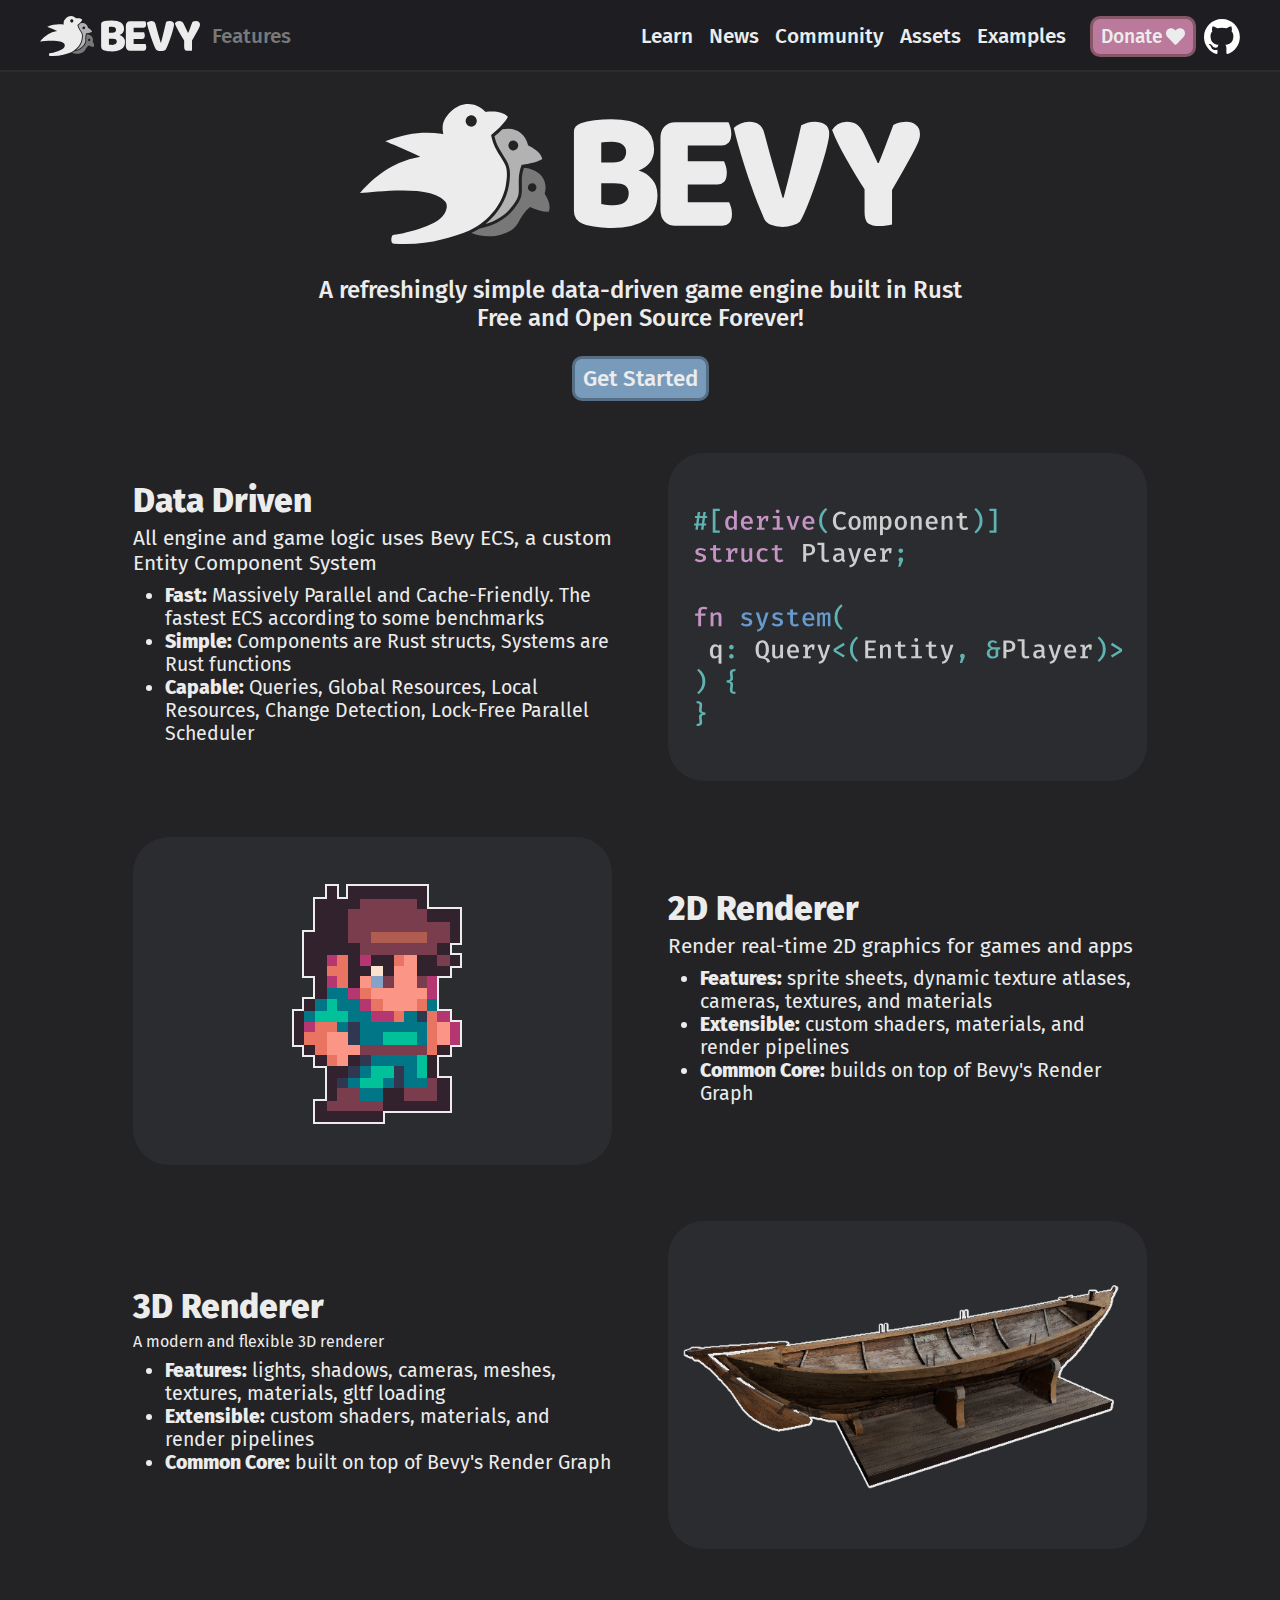
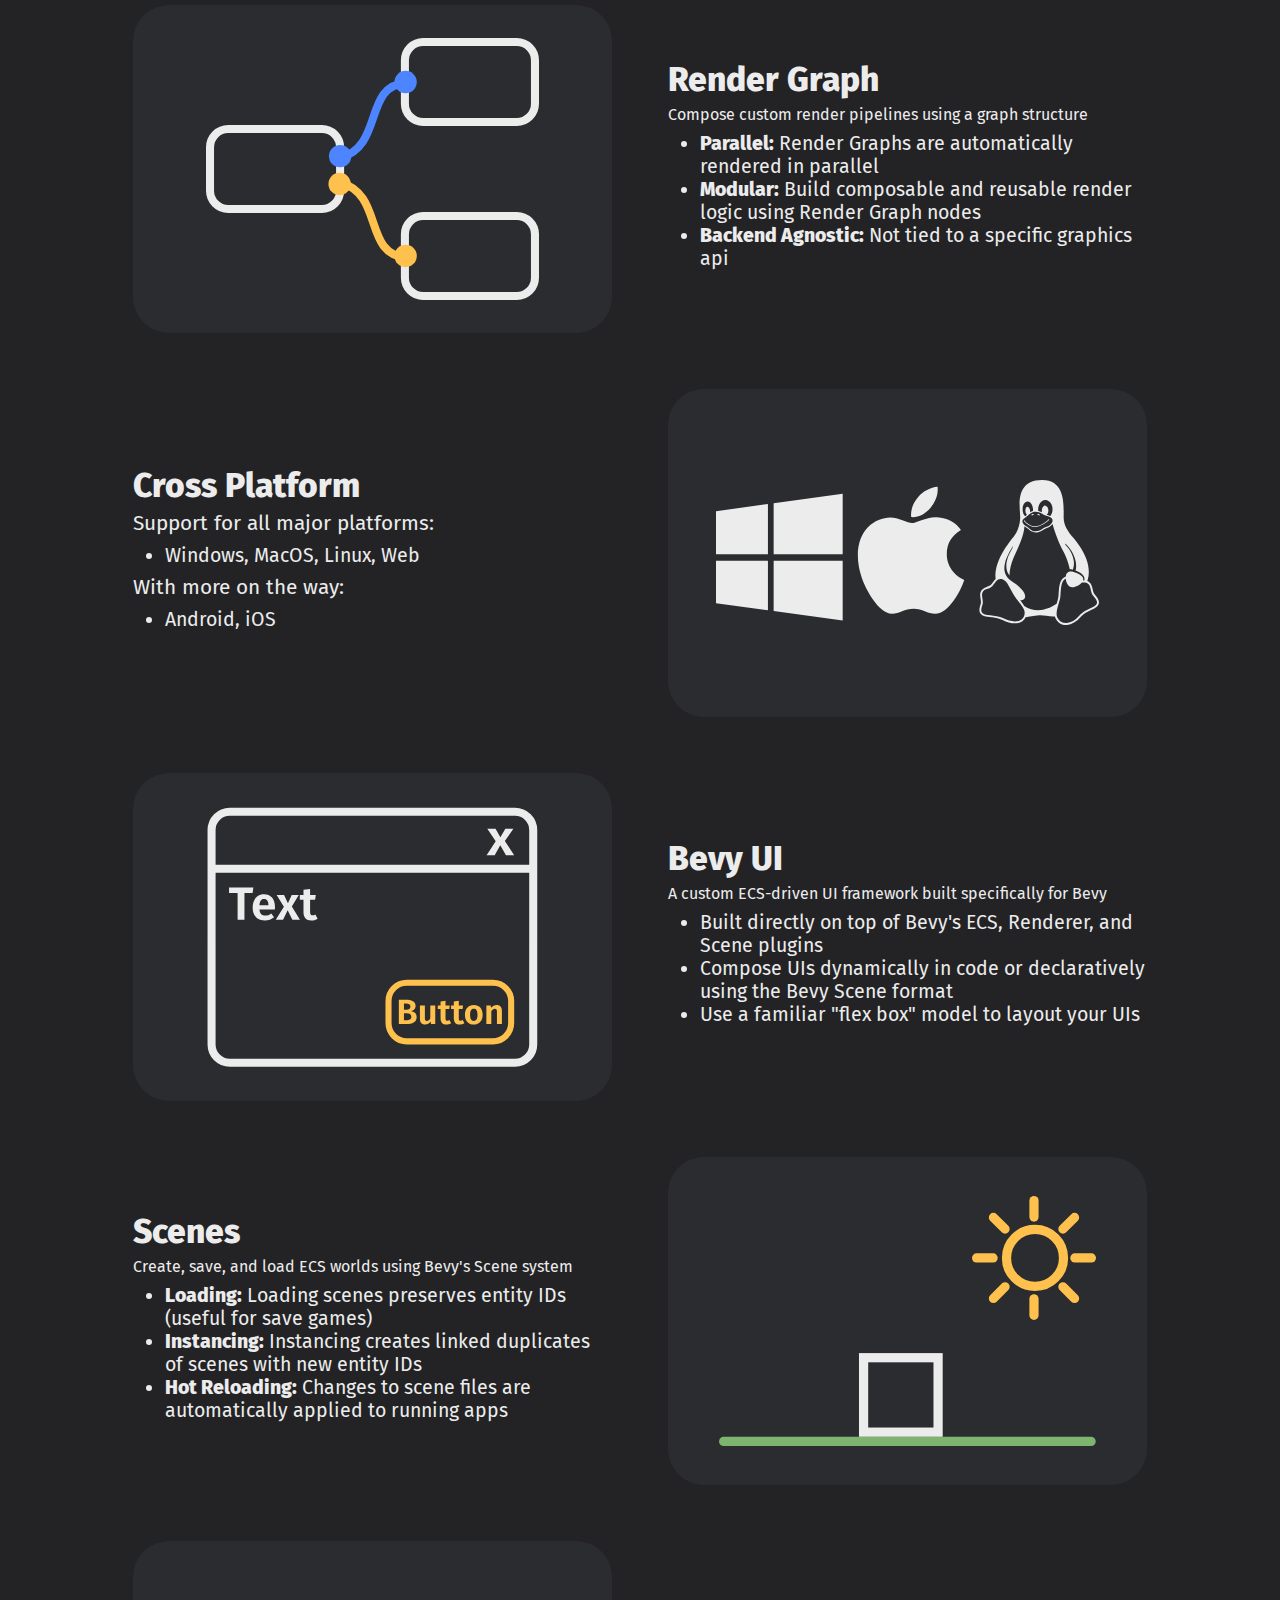
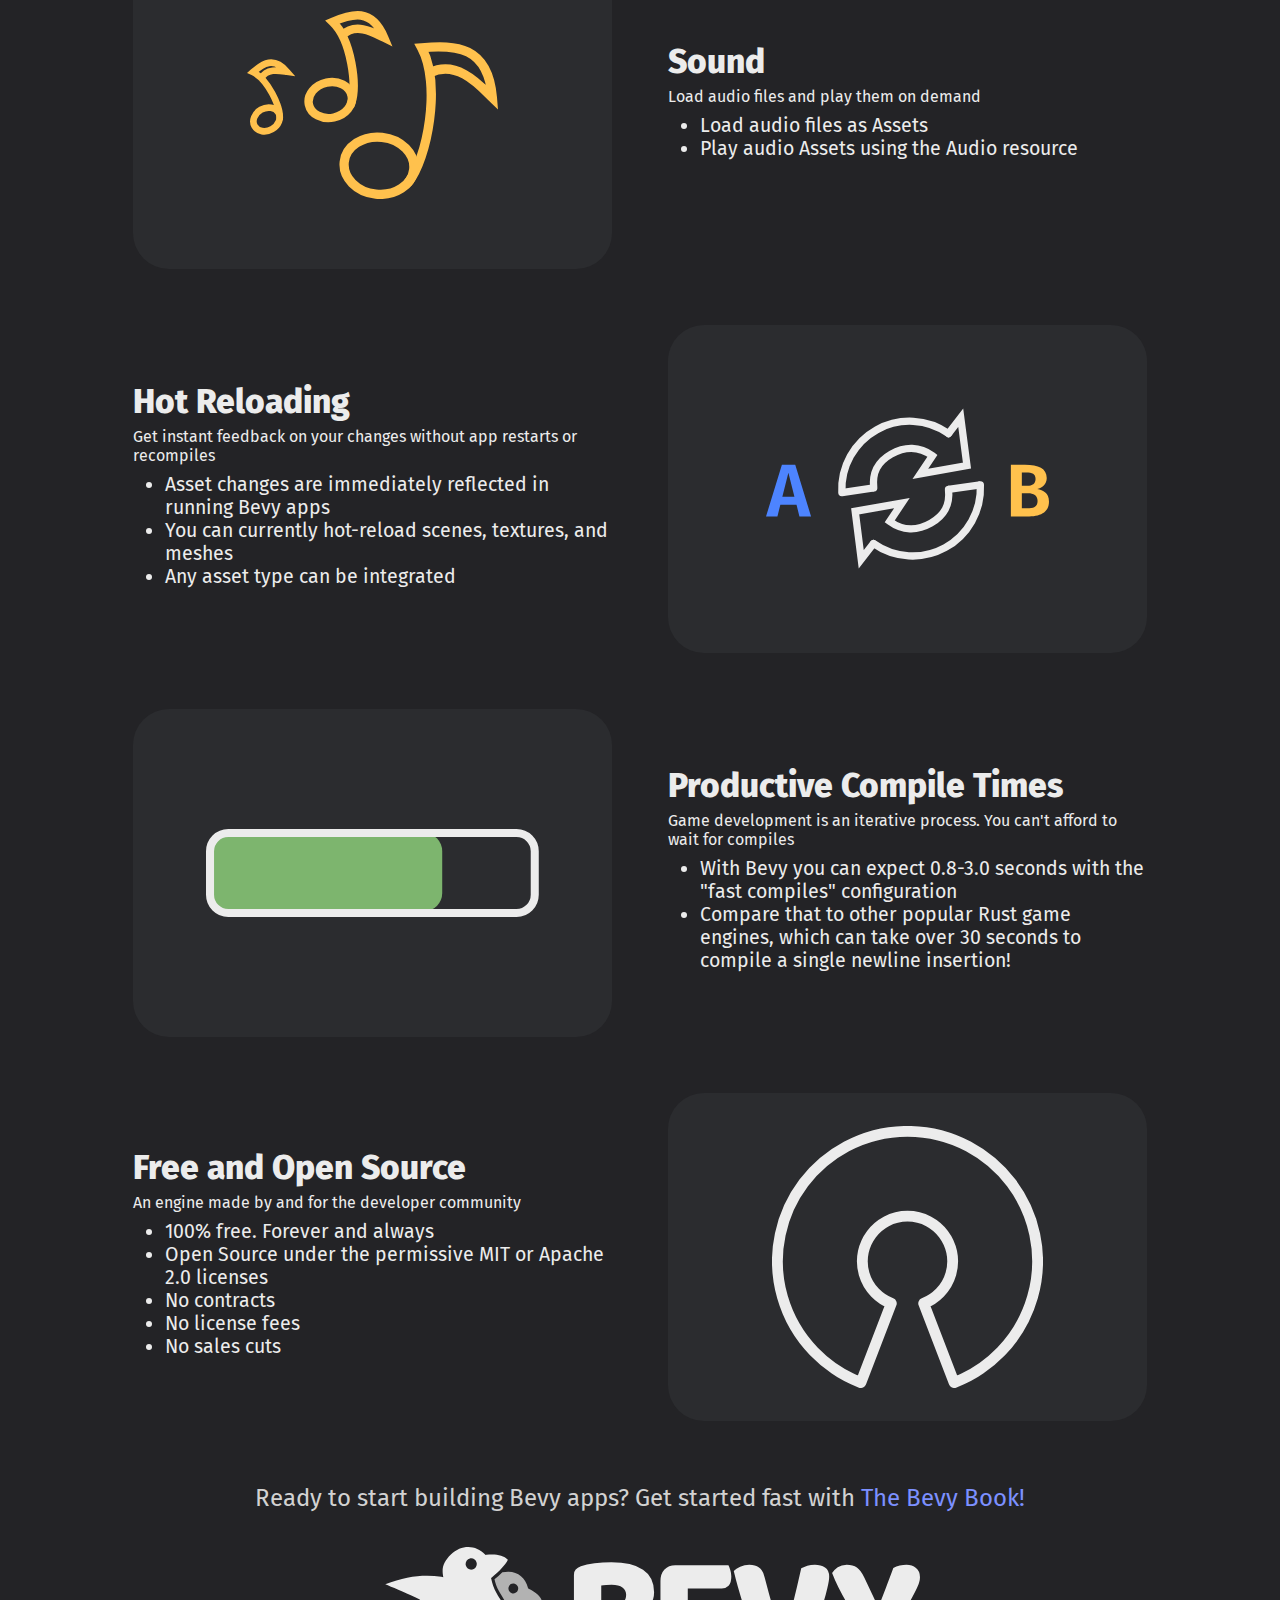
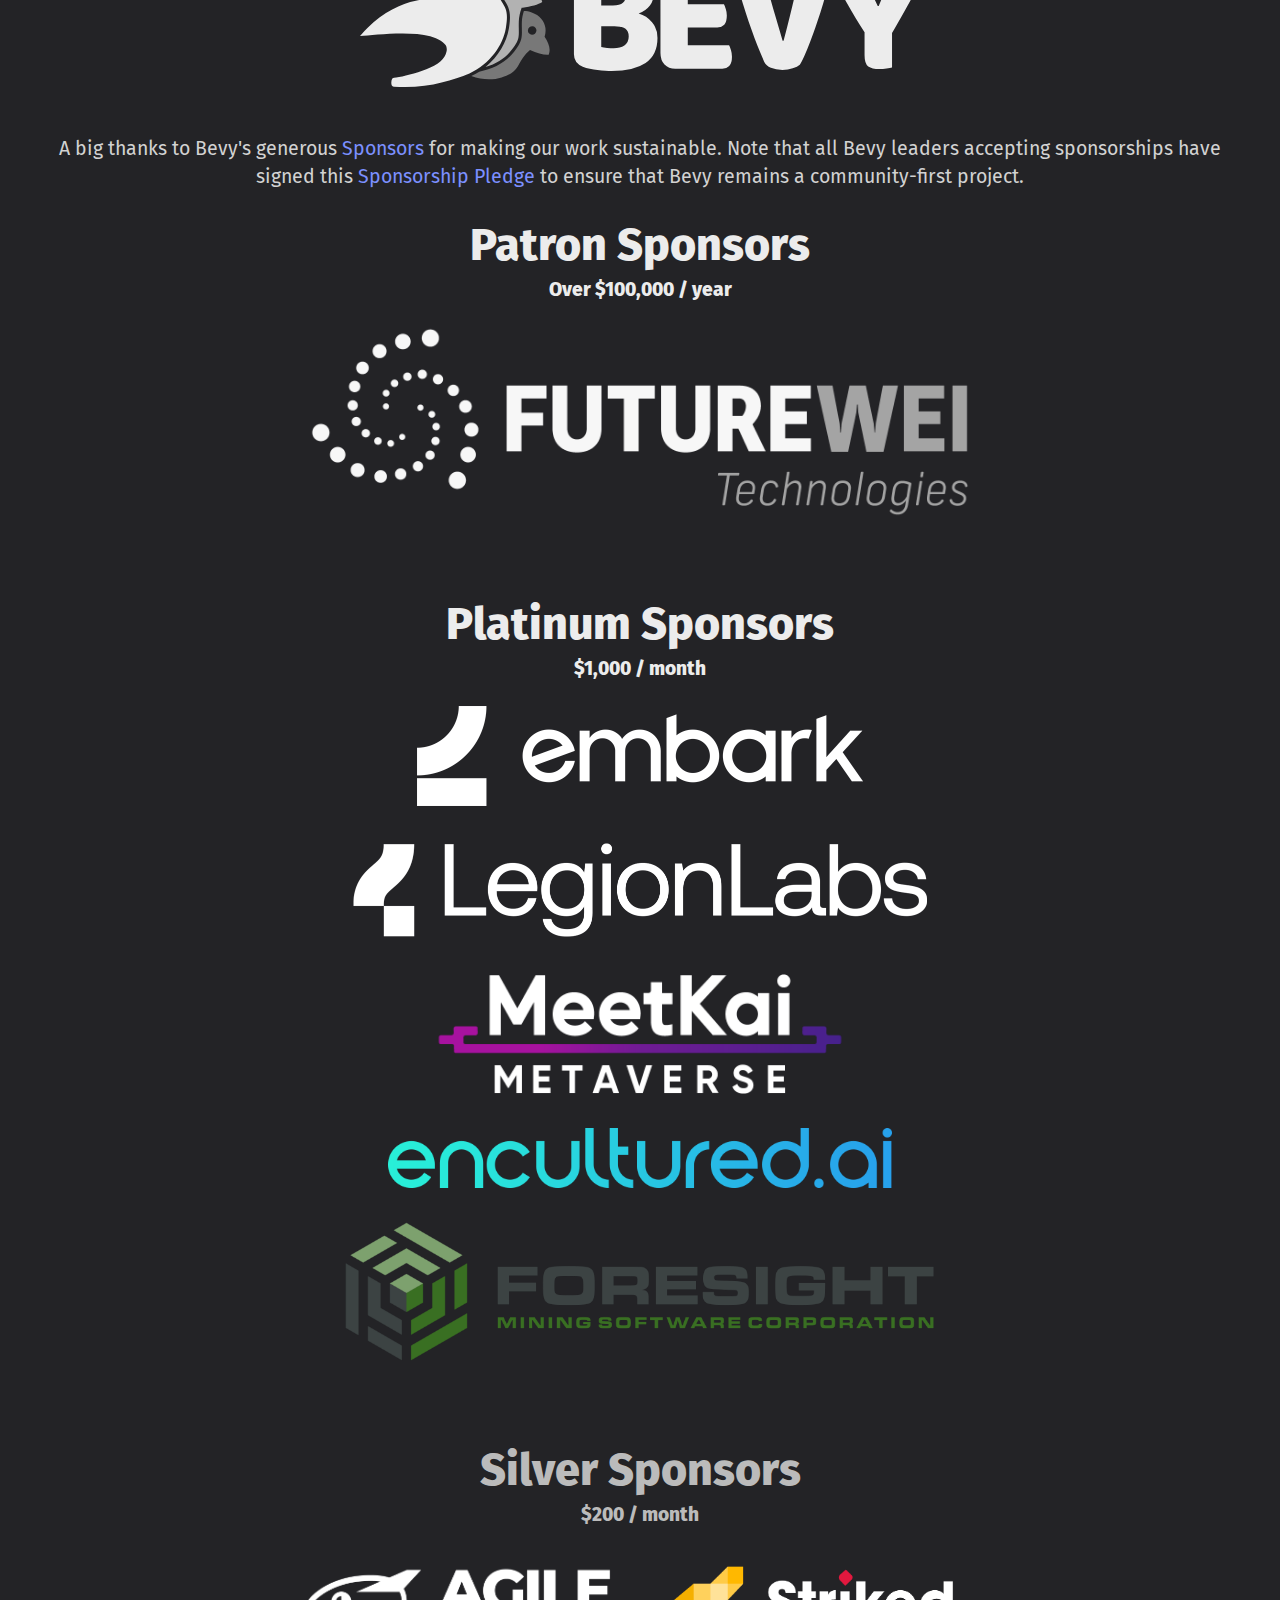
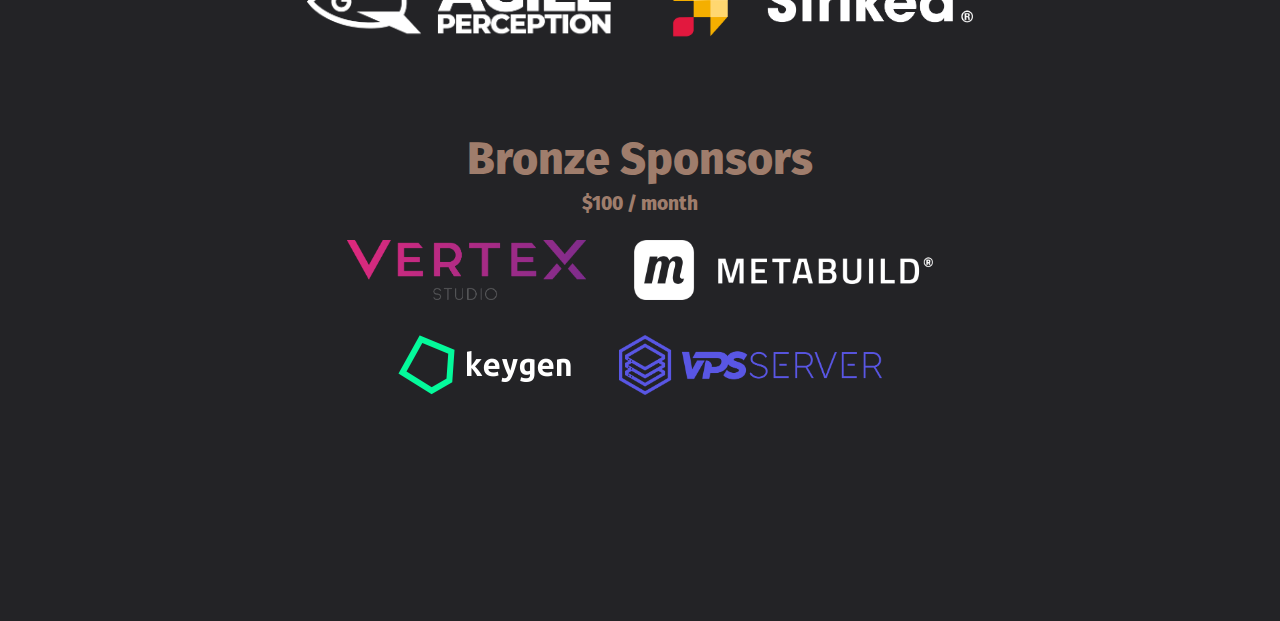
<file: index.html>
<!doctype html>
<html lang="en">
    <head>
        <meta charset="UTF-8">
        <meta name='viewport' content="width=device-width, initial-scale=1" />
        <meta property="og:title" content="Bevy - A data-driven game engine built in Rust " />
        <meta property="og:type" content="website" />
        <meta property="og:url" content="https://bevyengine.org&#x2F;&#x2F;" />
        <meta property="og:image" content="https://bevyengine.org/assets/bevy_logo_fill.png" />
        <meta property="og:description" content="Bevy is a refreshingly simple data-driven game engine built in Rust. It is free and open-source forever!" />
        <link rel="shortcut icon" type="image/png" href="/assets/favicon.png">
        <link rel="stylesheet" href="/site.css" />
        <link href="/atom.xml" rel="alternate" type="application/atom+xml" />
        <title>Bevy - A data-driven game engine built in Rust </title>
        
<meta name="description"
    content="A refreshingly simple data-driven game engine built in Rust. Free and Open Source Forever!" />

    </head>
    <body>
        <div class="layout">
            <input id="mobile-menu-state" class="hidden" type="checkbox">
            <header class="layout__header header" data-mobile-menu-state-container>
                <div class="header__content">
                    <label class="main-menu-backdrop" for="mobile-menu-state"></label>
                    <label class="header__hamburger button-square button-square--header" for="mobile-menu-state">
                        <img src="/assets/icon-hamburger.svg">
                    </label>
                    <div class="header__left-block">
                        <a class="header__logo" href="/">
                            <img class="logo" src="/assets/bevy_logo_dark.svg" alt="Bevy Engine">
                        </a>
                        <div class="header__message">
                            
                                Features
                            
                        </div>
                    </div>
                    
                    <nav class="header__menu main-menu " role="navigation" data-page-menu-switch-state-container>
                        <div class="main-menu__header">
                            <a href="/">
                                <img class="logo" src="/assets/bevy_logo_dark.svg" alt="Bevy Engine">
                            </a>
                            <label class="button-square button-square--header" for="mobile-menu-state">
                                <img src="/assets/icon-times.svg">
                            </label>
                        </div>
                        
                        <div class="main-menu__content">
                            <div class="main-menu__page-menu">
                                
                            </div>
                            <ul class="main-menu__menu">
                                
    
    

    
        
    

    
    
    

    

    <li class="main-menu__entry main-menu__entry--getting-started">
        <a href="&#x2F;learn&#x2F;book&#x2F;getting-started&#x2F;" class="main-menu__link">
            <span>Getting Started</span>
        </a>
    </li>

                                
    
    

    
        
    

    
    
    

    

    <li class="main-menu__entry ">
        <a href="&#x2F;learn" class="main-menu__link">
            <span>Learn</span>
        </a>
    </li>

                                
    
    

    
        
    

    
    
    

    

    <li class="main-menu__entry ">
        <a href="&#x2F;news" class="main-menu__link">
            <span>News</span>
        </a>
    </li>

                                
    
    

    
        
    

    
    
    

    

    <li class="main-menu__entry ">
        <a href="&#x2F;community" class="main-menu__link">
            <span>Community</span>
        </a>
    </li>

                                
    
    

    
        
    

    
    
    

    

    <li class="main-menu__entry ">
        <a href="&#x2F;assets" class="main-menu__link">
            <span>Assets</span>
        </a>
    </li>

                                
    
    

    
        
    

    
    
    

    

    <li class="main-menu__entry ">
        <a href="&#x2F;examples" class="main-menu__link">
            <span>Examples</span>
        </a>
    </li>

                                
                            </ul>
                        </div>
                    </nav>
                    <div class="header__cta-container">
                        <a class="button button--pink header__cta" href="/community/donate">Donate <img class="button__icon" src="/assets/heart.svg" alt="heart icon"/></a>
                        <a class="header__cta header__cta--github" href="https://github.com/bevyengine/bevy">
                            <img src="/assets/github-mark-white.svg" alt="GitHub repo">
                        </a>
                    </div>
                </div>
            </header>
            <main class="layout__content">
                <div class="container">
                    
<div>
    <img src="/assets/bevy_logo_dark.svg" class="bevy-logo-header" alt="Bevy logo" />
    <div class="bevy-description">
        A refreshingly simple data-driven game engine built in Rust
        <br />
        Free and Open Source Forever!
        <br/>
        <a class="button button--big" href="/learn/book/getting-started/">Get Started</a>
    </div>
    <div class="feature-list">
        <div class="feature-container">
            <div class="feature-text">
                <h2 class="feature-title">Data Driven</h2>
                <div class="feature-description">
                    All engine and game logic uses Bevy ECS, a custom Entity Component System
                    <ul class="feature-sublist">
                        <li><b>Fast:</b> Massively Parallel and Cache-Friendly. The fastest ECS according to some
                            benchmarks</li>
                        <li><b>Simple:</b> Components are Rust structs, Systems are Rust functions</li>
                        <li><b>Capable:</b> Queries, Global Resources, Local Resources, Change Detection, Lock-Free
                            Parallel Scheduler</li>
                    </ul>
                </div>
            </div>
            <div class="feature-image">
                <img src="assets/ecs.svg" class="feature-img" style="width: 100%; max-width: 90%; max-height: 90%;"
                    alt="ECS code" />
            </div>
        </div>
        <div class="feature-container feature-container-reverse">
            <div class="feature-image">
                <img src="assets/sprite.png" class="feature-img" alt="Pixel art sprite of a person" />
            </div>
            <div class="feature-text">
                <h2 class="feature-title">2D Renderer</h2>
                <div class="feature-description">
                    Render real-time 2D graphics for games and apps
                    <ul class="feature-sublist">
                        <li><b>Features:</b> sprite sheets, dynamic texture atlases, cameras, textures, and materials
                        </li>
                        <li><b>Extensible:</b> custom shaders, materials, and render pipelines</li>
                        <li><b>Common Core:</b> builds on top of Bevy's Render Graph</li>
                    </ul>
                </div>
            </div>
        </div>
        <div class="feature-container">
            <div class="feature-text">
                <h2 class="feature-title">3D Renderer</h2>
                A modern and flexible 3D renderer
                <ul class="feature-sublist">
                    <li><b>Features:</b> lights, shadows, cameras, meshes, textures, materials, gltf loading</li>
                    <li><b>Extensible:</b> custom shaders, materials, and render pipelines</li>
                    <li><b>Common Core:</b> built on top of Bevy's Render Graph</li>
                </ul>
            </div>
            <div class="feature-image">
                <img src="assets/boat.png" class="feature-img" style="max-height: 95%; max-width: 95%;"
                    alt="3D boat model" />
            </div>
        </div>
        <div class="feature-container feature-container-reverse">
            <div class="feature-image">
                <img src="assets/render_graph.svg" class="feature-img" alt="Render graph" />
            </div>
            <div class="feature-text">
                <h2 class="feature-title">Render Graph</h2>
                Compose custom render pipelines using a graph structure
                <ul class="feature-sublist">
                    <li><b>Parallel:</b> Render Graphs are automatically rendered in parallel</li>
                    <li><b>Modular:</b> Build composable and reusable render logic using Render Graph nodes </li>
                    <li><b>Backend Agnostic:</b> Not tied to a specific graphics api</li>
                </ul>
            </div>
        </div>
        <div class="feature-container">
            <div class="feature-text">
                <h2 class="feature-title">Cross Platform</h2>
                <div class="feature-description">
                    Support for all major platforms:
                    <ul class="feature-sublist">
                        <li>Windows, MacOS, Linux, Web</li>
                    </ul>
                    With more on the way:
                    <ul class="feature-sublist">
                        <li>Android, iOS</li>
                    </ul>
                </div>
            </div>
            <div class="feature-image">
                <img src="assets/platform-icons.svg" class="feature-img" alt="Microsoft, Apple, and Linux logos" />
            </div>
        </div>
        <div class="feature-container feature-container-reverse">
            <div class="feature-image">
                <img src="assets/bevy_ui.svg" class="feature-img" alt="UI dialog window diagram" />
            </div>
            <div class="feature-text">
                <h2 class="feature-title">Bevy UI</h2>
                A custom ECS-driven UI framework built specifically for Bevy
                <ul class="feature-sublist">
                    <li>Built directly on top of Bevy's ECS, Renderer, and Scene plugins</li>
                    <li>Compose UIs dynamically in code or declaratively using the Bevy Scene format</li>
                    <li>Use a familiar "flex box" model to layout your UIs</li>
                </ul>
            </div>
        </div>
        <div class="feature-container">
            <div class="feature-text">
                <h2 class="feature-title">Scenes</h2>
                Create, save, and load ECS worlds using Bevy's Scene system
                <ul class="feature-sublist">
                    <li><b>Loading:</b> Loading scenes preserves entity IDs (useful for save games)</li>
                    <li><b>Instancing:</b> Instancing creates linked duplicates of scenes with new entity IDs</li>
                    <li><b>Hot Reloading:</b> Changes to scene files are automatically applied to running apps</li>
                </ul>
            </div>
            <div class="feature-image">
                <img src="assets/scene.svg" class="feature-img" alt="2D scene of a square upon grass under the sun" />
            </div>
        </div>
        <div class="feature-container feature-container-reverse">
            <div class="feature-image">
                <img src="assets/sound.svg" class="feature-img" alt="Music notes" />
            </div>
            <div class="feature-text">
                <h2 class="feature-title">Sound</h2>
                Load audio files and play them on demand
                <ul class="feature-sublist">
                    <li>Load audio files as Assets</li>
                    <li>Play audio Assets using the Audio resource</li>
                </ul>
            </div>
        </div>
        <div class="feature-container">
            <div class="feature-text">
                <h2 class="feature-title">Hot Reloading</h2>
                Get instant feedback on your changes without app restarts or recompiles
                <ul class="feature-sublist">
                    <li>Asset changes are immediately reflected in running Bevy apps</li>
                    <li>You can currently hot-reload scenes, textures, and meshes</li>
                    <li>Any asset type can be integrated</li>
                </ul>
            </div>
            <div class="feature-image">
                <img src="assets/hot_reloading.svg" class="feature-img" alt="Hot reloading diagram" />
            </div>
        </div>
        <div class="feature-container feature-container-reverse">
            <div class="feature-image">
                <img src="assets/progressbar.svg" class="feature-img" alt="Compile time progress bar" />
            </div>
            <div class="feature-text">
                <h2 class="feature-title">Productive Compile Times</h2>
                Game development is an iterative process. You can't afford to wait for compiles
                <ul class="feature-sublist">
                    <li>With Bevy you can expect 0.8-3.0 seconds with the "fast compiles" configuration</li>
                    <li>Compare that to other popular Rust game engines, which can take over 30 seconds to compile a
                        single
                        newline insertion!</li>
                </ul>
            </div>
        </div>
        <div class="feature-container">
            <div class="feature-text">
                <h2 class="feature-title">Free and Open Source</h2>
                An engine made by and for the developer community
                <ul class="feature-sublist">
                    <li>100% free. Forever and always</li>
                    <li>Open Source under the permissive MIT or Apache 2.0 licenses</li>
                    <li>No contracts</li>
                    <li>No license fees</li>
                    <li>No sales cuts</li>
                </ul>
            </div>
            <div class="feature-image">
                <img src="assets/opensource.svg" class="feature-img" alt="The open source icon" />
            </div>
        </div>
    </div>
    <div class="media-content features-whats-next">
        Ready to start building Bevy apps? Get started fast with <a href="learn/book/introduction/">The Bevy Book!</a>
    </div>
    <img src="/assets/bevy_logo_dark.svg" class="bevy-logo-header" alt="Bevy logo" />
    <div class="features-sponsors">
        <h3 class="media-content">A big thanks to Bevy's generous <a
                href="https://github.com/sponsors/cart/">Sponsors</a> for making our work
            sustainable. Note that all Bevy leaders accepting sponsorships have signed this <a
                href="/sponsorship-pledge">Sponsorship Pledge</a> to ensure that Bevy remains a community-first project.
        </h3>
        <div class="sponsors sponsors--patron">
            <h2 class="sponsors__title">Patron Sponsors</h2>
            <h3 class="sponsors__amount">Over $100,000 / year</h3>
            <div class="sponsors__content">
                <a class="sponsors__link" href="https://www.futurewei.com/">
                    <img class="sponsors__logo" src="assets/Futurewei.png" alt="Futurewei logo" />
                </a>
            </div>
        </div>
        <div class="sponsors sponsors--platinum">
            <h2 class="sponsors__title">Platinum Sponsors</h2>
            <h3 class="sponsors__amount">$1,000 / month</h3>
            <div class="sponsors__content">
                <a class="sponsors__link" href="https://www.embark-studios.com">
                    <img class="sponsors__logo" src="assets/embark.png" alt="Embark Studios logo" />
                </a>
                <a class="sponsors__link" href="https://legionlabs.com">
                    <img class="sponsors__logo" src="assets/LegionLabs.png" alt="Legion Labs logo" />
                </a>
                <a class="sponsors__link" href="https://meetkai.com/careers">
                    <img class="sponsors__logo" style="max-height: 120px" src="assets/meetkai.png" alt="MeetKai logo" />
                </a>
                <a class="sponsors__link" href="https://www.encultured.ai/">
                    <img class="sponsors__logo" style="max-height: 60px" src="assets/Encultured.png"
                        alt="Encultured AI logo" />
                </a>
                <a class="sponsors__link" href="https://www.foresightmining.com">
                    <img class="sponsors__logo" style="max-height: 140px"
                        src="assets/Foresight_Mining_Software_Corporation.png"
                        alt="Foresight Mining Software Corporation logo" />
                </a>
            </div>
        </div>
        <div class="sponsors sponsors--silver">
            <h2 class="sponsors__title">Silver Sponsors</h2>
            <h3 class="sponsors__amount">$200 / month</h3>
            <div class="sponsors__content">
                <a class="sponsors__link" href="https://agileperception.com">
                    <img class="sponsors__logo" src="assets/agile_perception.png" alt="Agile Perception logo" />
                </a>
                <a class="sponsors__link" href="https://developers.join-striked.com">
                    <img class="sponsors__logo" style="max-height: 100px" src="assets/striked.png" alt="Striked logo" />
                </a>
            </div>
        </div>
        <div class="sponsors sponsors--bronze">
            <h2 class="sponsors__title">Bronze Sponsors</h2>
            <h3 class="sponsors__amount">$100 / month</h3>
            <div class="sponsors__content">
                <a class="sponsors__link" href="https://vertexstudio.co">
                    <img class="sponsors__logo" src="assets/vertex_studio.png" alt="Vertex Studio logo" />
                </a>
                <a class="sponsors__link" href="https://www.metabuild.io">
                    <img class="sponsors__logo" src="assets/metabuild.png" alt="Metabuild Logo" />
                </a>
                <a class="sponsors__link" href="https://keygen.sh">
                    <img class="sponsors__logo" src="assets/keygen.png" alt="Keygen logo" />
                </a>
                <a class="sponsors__link" href="https://www.vpsserver.com">
                    <img class="sponsors__logo" src="assets/VPSServer.png" alt="VPSServer logo" />
                </a>
            </div>
        </div>
    </div>
</div>

                </div>
            </main>
        </div>
    </body>
</html>
</file>
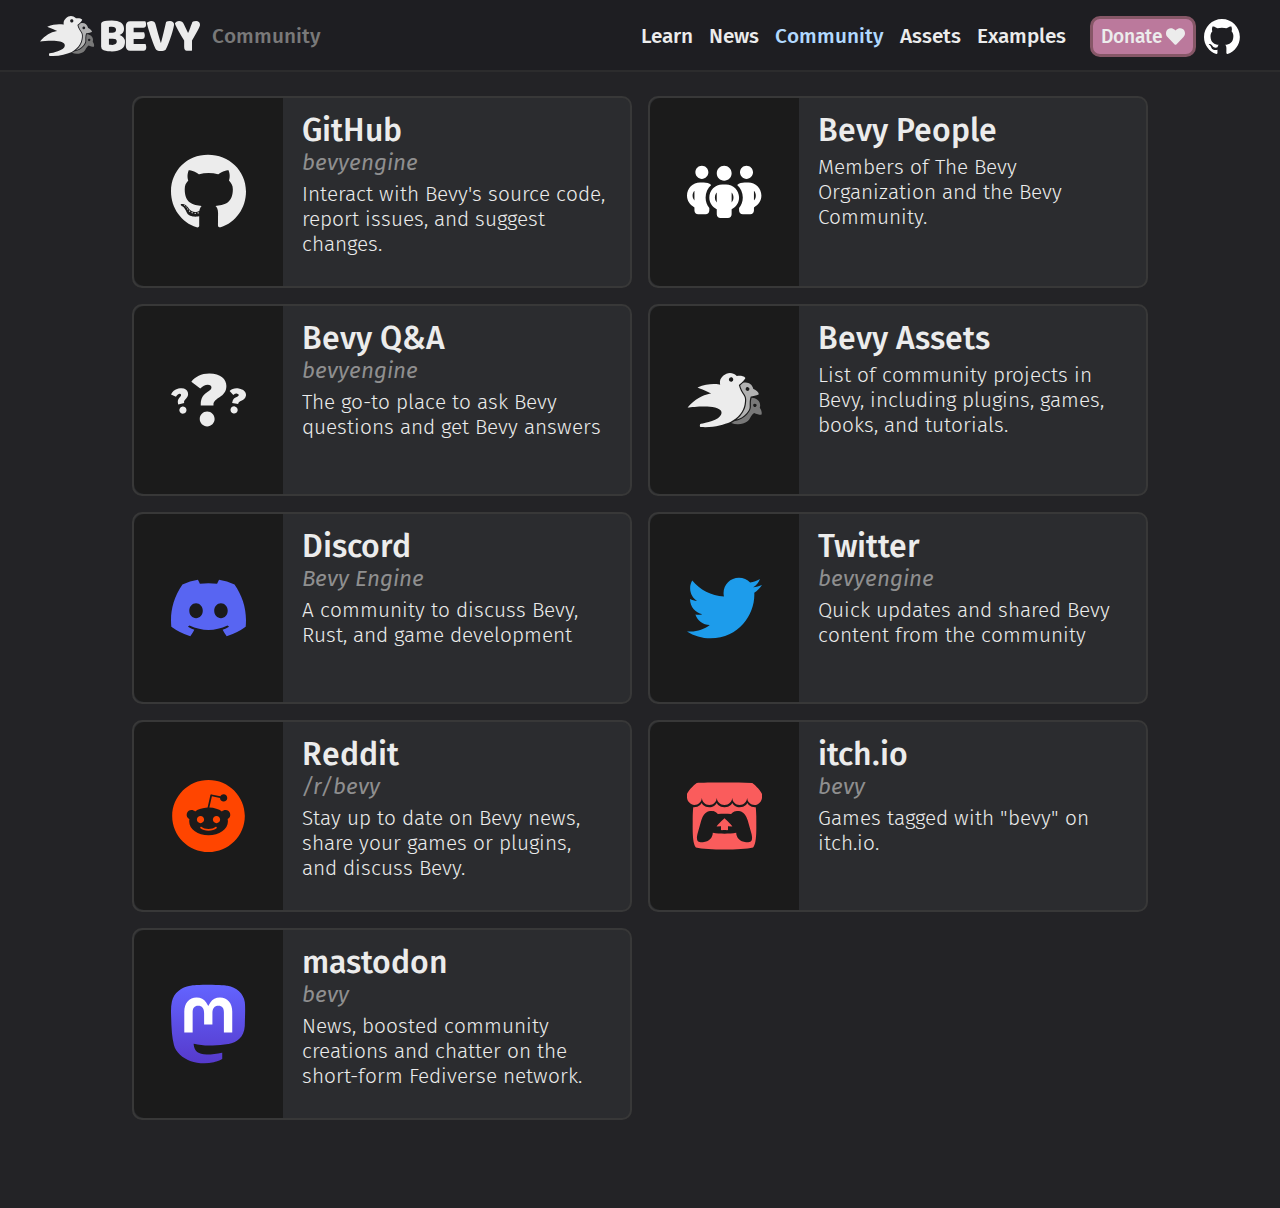
<file: community/index.html>
<!doctype html>
<html lang="en">
    <head>
        <meta charset="UTF-8">
        <meta name='viewport' content="width=device-width, initial-scale=1" />
        <meta property="og:title" content="Bevy - Community" />
        <meta property="og:type" content="website" />
        <meta property="og:url" content="https://bevyengine.org&#x2F;&#x2F;community&#x2F;" />
        <meta property="og:image" content="https://bevyengine.org/assets/bevy_logo_fill.png" />
        <meta property="og:description" content="Bevy is a refreshingly simple data-driven game engine built in Rust. It is free and open-source forever!" />
        <link rel="shortcut icon" type="image/png" href="/assets/favicon.png">
        <link rel="stylesheet" href="/site.css" />
        <link href="/atom.xml" rel="alternate" type="application/atom+xml" />
        <title>Bevy - Community</title>
         
    </head>
    <body>
        <div class="layout">
            <input id="mobile-menu-state" class="hidden" type="checkbox">
            <header class="layout__header header" data-mobile-menu-state-container>
                <div class="header__content">
                    <label class="main-menu-backdrop" for="mobile-menu-state"></label>
                    <label class="header__hamburger button-square button-square--header" for="mobile-menu-state">
                        <img src="/assets/icon-hamburger.svg">
                    </label>
                    <div class="header__left-block">
                        <a class="header__logo" href="/">
                            <img class="logo" src="/assets/bevy_logo_dark.svg" alt="Bevy Engine">
                        </a>
                        <div class="header__message">
                            
                                Community
                            
                        </div>
                    </div>
                    
                    <nav class="header__menu main-menu " role="navigation" data-page-menu-switch-state-container>
                        <div class="main-menu__header">
                            <a href="/">
                                <img class="logo" src="/assets/bevy_logo_dark.svg" alt="Bevy Engine">
                            </a>
                            <label class="button-square button-square--header" for="mobile-menu-state">
                                <img src="/assets/icon-times.svg">
                            </label>
                        </div>
                        
                        <div class="main-menu__content">
                            <div class="main-menu__page-menu">
                                
                            </div>
                            <ul class="main-menu__menu">
                                
    
    

    
        
    

    
    
    

    

    <li class="main-menu__entry main-menu__entry--getting-started">
        <a href="&#x2F;learn&#x2F;book&#x2F;getting-started&#x2F;" class="main-menu__link">
            <span>Getting Started</span>
        </a>
    </li>

                                
    
    

    
        
    

    
    
    

    

    <li class="main-menu__entry ">
        <a href="&#x2F;learn" class="main-menu__link">
            <span>Learn</span>
        </a>
    </li>

                                
    
    

    
        
    

    
    
    

    

    <li class="main-menu__entry ">
        <a href="&#x2F;news" class="main-menu__link">
            <span>News</span>
        </a>
    </li>

                                
    
    

    
        
    

    
    
    

    
        
    

    <li class="main-menu__entry ">
        <a href="&#x2F;community" class="main-menu__link main-menu__link--active">
            <span>Community</span>
        </a>
    </li>

                                
    
    

    
        
    

    
    
    

    

    <li class="main-menu__entry ">
        <a href="&#x2F;assets" class="main-menu__link">
            <span>Assets</span>
        </a>
    </li>

                                
    
    

    
        
    

    
    
    

    

    <li class="main-menu__entry ">
        <a href="&#x2F;examples" class="main-menu__link">
            <span>Examples</span>
        </a>
    </li>

                                
                            </ul>
                        </div>
                    </nav>
                    <div class="header__cta-container">
                        <a class="button button--pink header__cta" href="/community/donate">Donate <img class="button__icon" src="/assets/heart.svg" alt="heart icon"/></a>
                        <a class="header__cta header__cta--github" href="https://github.com/bevyengine/bevy">
                            <img src="/assets/github-mark-white.svg" alt="GitHub repo">
                        </a>
                    </div>
                </div>
            </header>
            <main class="layout__content">
                <div class="container">
                    
<div class="padded-content community-grid">
    <a class="card community-card" href="https://github.com/bevyengine/bevy">
        <div class="card-image">
            <img src="/assets/github.svg" class="centered-card-image community-icon" alt="GitHub logo" />
        </div>
        <div class="card-text">
            <div class="card-title">
                GitHub
            </div>
            <div class="card-subtitle">
                bevyengine
            </div>
            <div class="card-description">
                Interact with Bevy's source code, report issues, and suggest changes.
            </div>
        </div>
    </a>
    <a class="card community-card" href="/community/people/">
        <div class="card-image">
            <svg xmlns="http://www.w3.org/2000/svg" class="centered-card-image community-icon" viewBox="0 0 640 512">
                <!--! Font Awesome Pro 6.2.1 by @fontawesome - https://fontawesome.com License - https://fontawesome.com/license (Commercial License) Copyright 2022 Fonticons, Inc. -->
                <path fill="white" d="M184 88c0 30.9-25.1 56-56 56s-56-25.1-56-56s25.1-56 56-56s56 25.1 56 56zM64 245.7C54 256.9 48 271.8 48 288s6 31.1 16 42.3V245.7zm144.4-49.3C178.7 222.7 160 261.2 160 304c0 34.3 12 65.8 32 90.5V416c0 17.7-14.3 32-32 32H96c-17.7 0-32-14.3-32-32V389.2C26.2 371.2 0 332.7 0 288c0-61.9 50.1-112 112-112h32c24 0 46.2 7.5 64.4 20.3zM448 416V394.5c20-24.7 32-56.2 32-90.5c0-42.8-18.7-81.3-48.4-107.7C449.8 183.5 472 176 496 176h32c61.9 0 112 50.1 112 112c0 44.7-26.2 83.2-64 101.2V416c0 17.7-14.3 32-32 32H480c-17.7 0-32-14.3-32-32zM568 88c0 30.9-25.1 56-56 56s-56-25.1-56-56s25.1-56 56-56s56 25.1 56 56zm8 157.7v84.7c10-11.3 16-26.1 16-42.3s-6-31.1-16-42.3zM320 160c-35.3 0-64-28.7-64-64s28.7-64 64-64s64 28.7 64 64s-28.7 64-64 64zM240 304c0 16.2 6 31 16 42.3V261.7c-10 11.3-16 26.1-16 42.3zm144-42.3v84.7c10-11.3 16-26.1 16-42.3s-6-31.1-16-42.3zM448 304c0 44.7-26.2 83.2-64 101.2V448c0 17.7-14.3 32-32 32H288c-17.7 0-32-14.3-32-32V405.2c-37.8-18-64-56.5-64-101.2c0-61.9 50.1-112 112-112h32c61.9 0 112 50.1 112 112z"/>
            </svg>
        </div>
        <div class="card-text">
            <div class="card-title">
                Bevy People
            </div>
            <div class="card-description">
                Members of The Bevy Organization and the Bevy Community.
            </div>
        </div>
    </a>
    <a class="card community-card" href="https://github.com/bevyengine/bevy/discussions/categories/q-a">
        <div class="card-image">
            <img src="/assets/q_and_a.svg" class="centered-card-image community-icon" alt="Q and A logo" />
        </div>
        <div class="card-text">
            <div class="card-title">
                Bevy Q&A
            </div>
            <div class="card-subtitle">
                bevyengine
            </div>
            <div class="card-description">
                The go-to place to ask Bevy questions and get Bevy answers
            </div>
        </div>
    </a>
    <a class="card community-card" href="https://bevyengine.org/assets/">
        <div class="card-image">
            <img src="/assets/bevy_icon_dark.svg" class="centered-card-image community-icon" alt="Bevy logo" />
        </div>
        <div class="card-text">
            <div class="card-title">
                Bevy Assets
            </div>
            <div class="card-description">
                List of community projects in Bevy, including plugins, games, books, and tutorials.
            </div>
        </div>
    </a>
    <a class="card community-card" href="https://discord.gg/bevy">
        <div class="card-image">
            <img src="/assets/discord.svg" class="centered-card-image community-icon" alt="Discord logo" />
        </div>
        <div class="card-text">
            <div class="card-title">
                Discord
            </div>
            <div class="card-subtitle">
                Bevy Engine
            </div>
            <div class="card-description">
                A community to discuss Bevy, Rust, and game development
            </div>
        </div>
    </a>
    <a class="card community-card" href="https://twitter.com/BevyEngine">
        <div class="card-image">
            <img src="/assets/twitter.svg" class="centered-card-image community-icon" alt="Twitter logo" />
        </div>
        <div class="card-text">
            <div class="card-title">
                Twitter
            </div>
            <div class="card-subtitle">
                bevyengine
            </div>
            <div class="card-description">
                Quick updates and shared Bevy content from the community
            </div>
        </div>
    </a>
    <a class="card community-card" href="https://www.reddit.com/r/bevy/">
        <div class="card-image">
            <img src="/assets/reddit.svg" class="centered-card-image community-icon" alt="Reddit logo" />
        </div>
        <div class="card-text">
            <div class="card-title">
                Reddit
            </div>
            <div class="card-subtitle">
                /r/bevy
            </div>
            <div class="card-description">
                Stay up to date on Bevy news, share your games or plugins, and discuss Bevy.
            </div>
        </div>
    </a>
    <a class="card community-card" href="https://itch.io/games/tag-bevy">
        <div class="card-image">
            <img src="/assets/itchio-textless.svg" class="centered-card-image community-icon" alt="itch.io logo" />
        </div>
        <div class="card-text">
            <div class="card-title">
                itch.io
            </div>
            <div class="card-subtitle">
                bevy
            </div>
            <div class="card-description">
                Games tagged with "bevy" on itch.io.
            </div>
        </div>
    </a>
    <a class="card community-card" href="https://mastodon.social/@bevy">
        <div class="card-image">
            <img src="/assets/mastodon-logo-purple.svg" class="centered-card-image community-icon" alt="mastodon logo" />
        </div>
        <div class="card-text">
            <div class="card-title">
                mastodon
            </div>
            <div class="card-subtitle">
                bevy
            </div>
            <div class="card-description">
                News, boosted community creations and chatter on the short-form Fediverse network.
            </div>
        </div>
    </a>
</div>

                </div>
            </main>
        </div>
    </body>
</html>
</file>
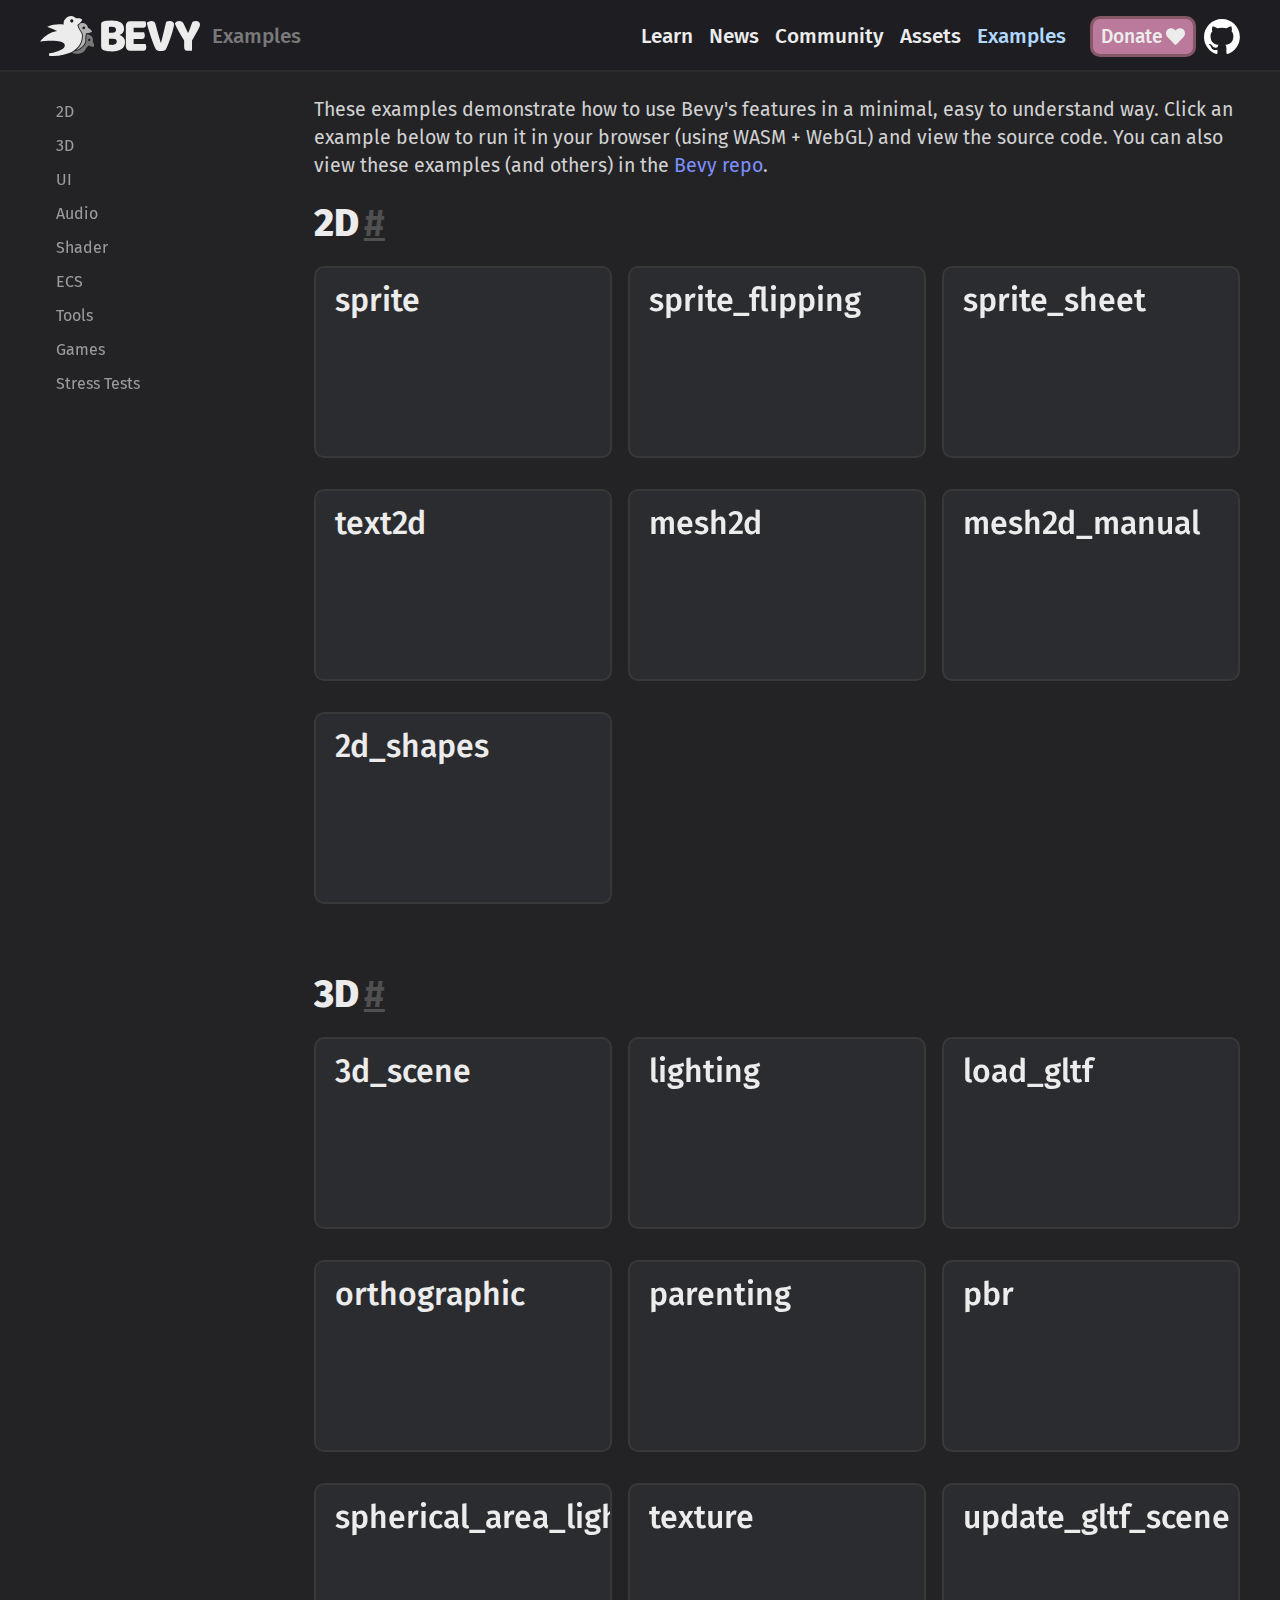
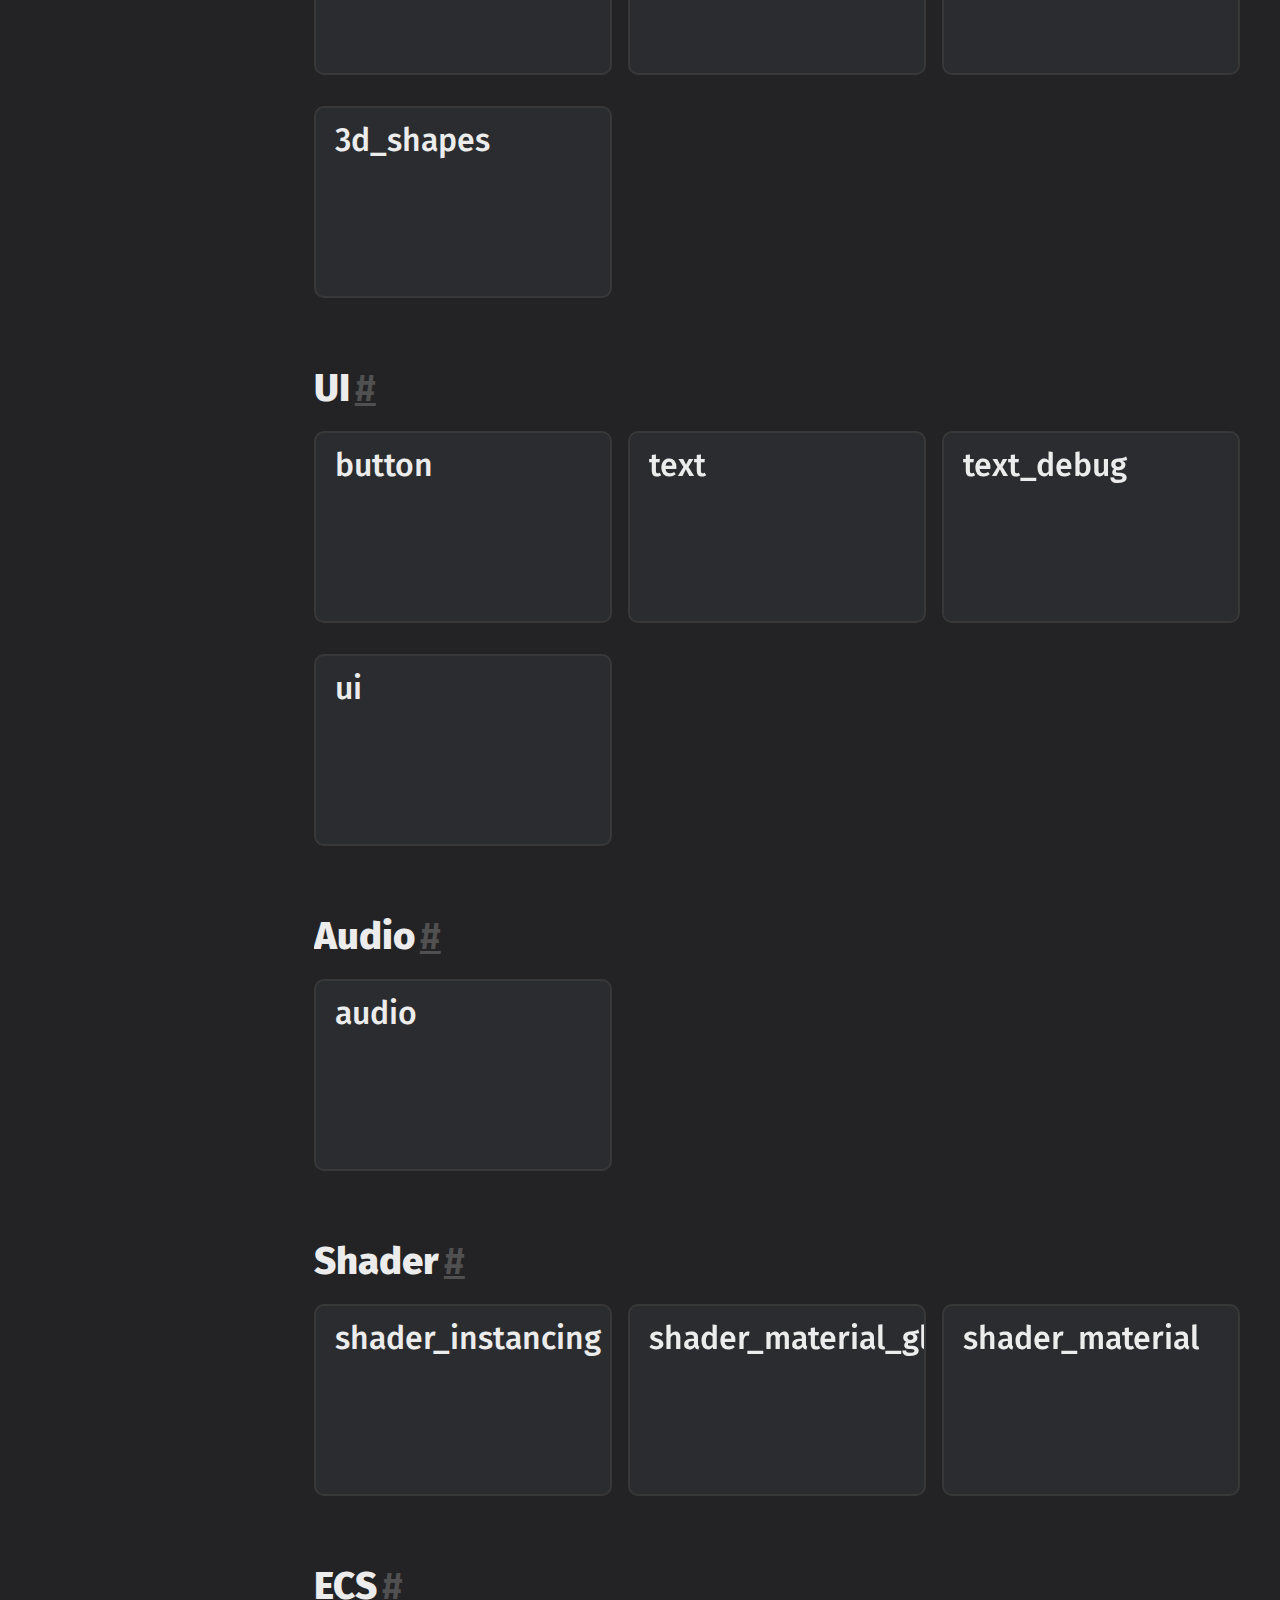
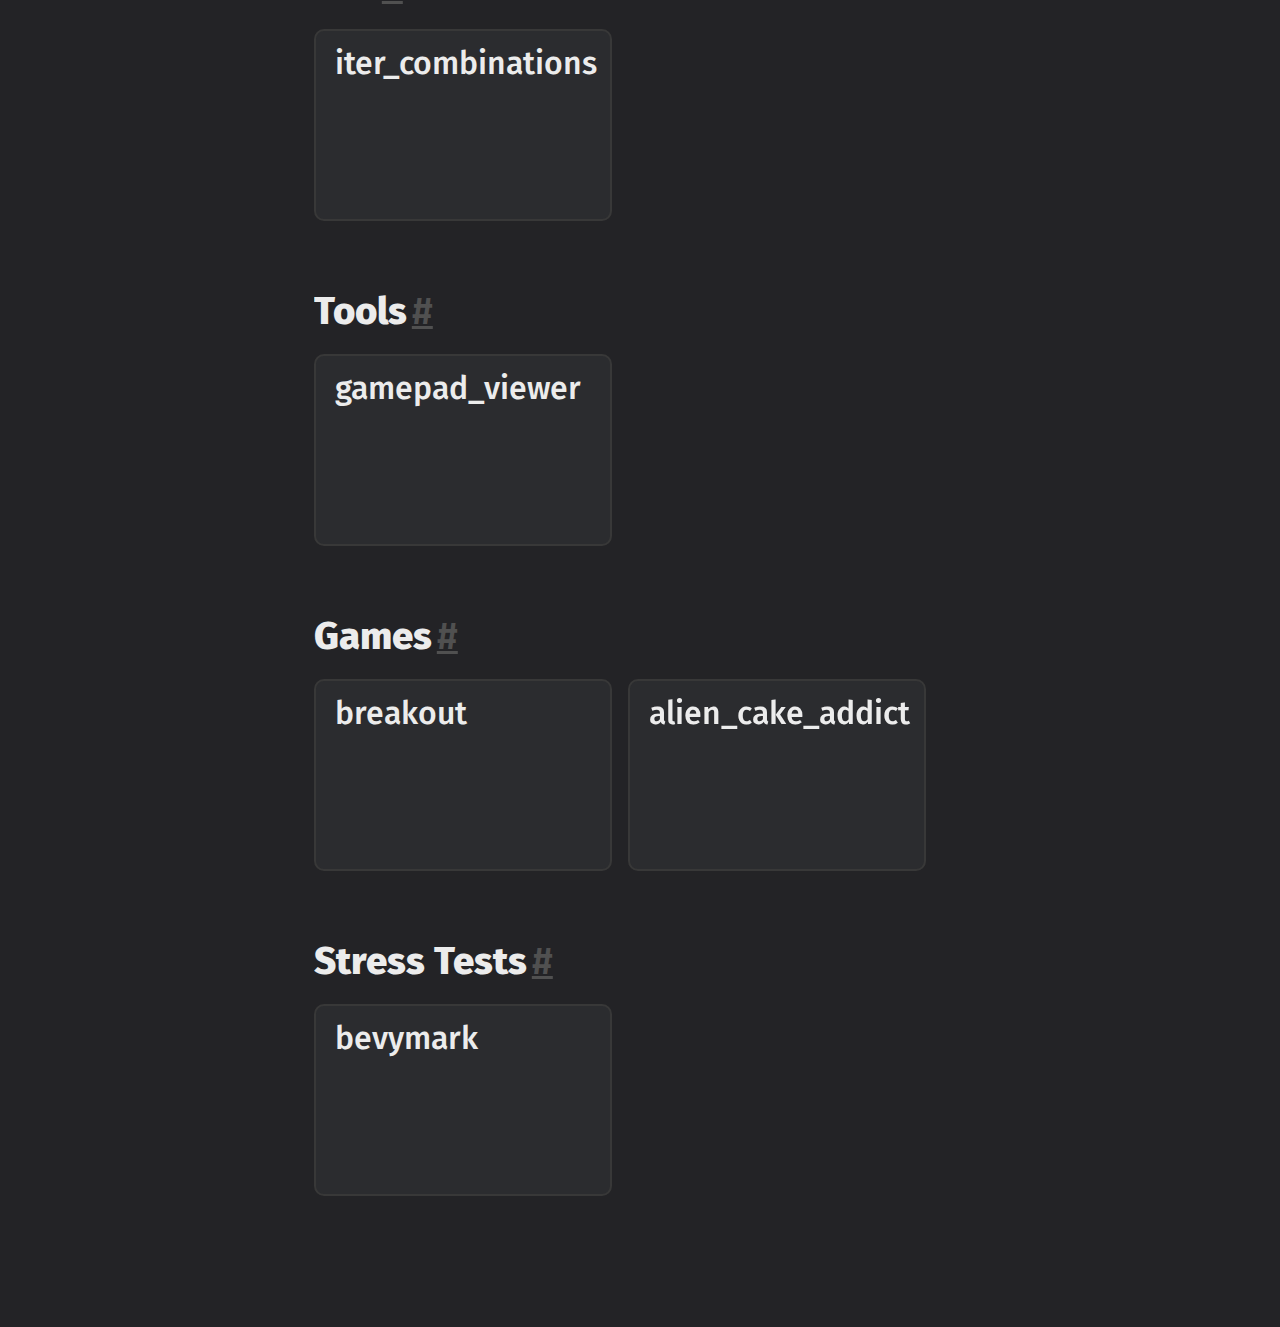
<file: examples/index.html>
<!doctype html>
<html lang="en">
    <head>
        <meta charset="UTF-8">
        <meta name='viewport' content="width=device-width, initial-scale=1" />
        <meta property="og:title" content="Bevy - Bevy Examples in WebGL2" />
        <meta property="og:type" content="website" />
        <meta property="og:url" content="https://bevyengine.org&#x2F;&#x2F;examples&#x2F;" />
        <meta property="og:image" content="https://bevyengine.org/assets/bevy_logo_fill.png" />
        <meta property="og:description" content="Bevy is a refreshingly simple data-driven game engine built in Rust. It is free and open-source forever!" />
        <link rel="shortcut icon" type="image/png" href="/assets/favicon.png">
        <link rel="stylesheet" href="/site.css" />
        <link href="/atom.xml" rel="alternate" type="application/atom+xml" />
        <title>Bevy - Bevy Examples in WebGL2</title>
         
    </head>
    <body>
        <div class="layout">
            <input id="mobile-menu-state" class="hidden" type="checkbox">
            <header class="layout__header header" data-mobile-menu-state-container>
                <div class="header__content">
                    <label class="main-menu-backdrop" for="mobile-menu-state"></label>
                    <label class="header__hamburger button-square button-square--header" for="mobile-menu-state">
                        <img src="/assets/icon-hamburger.svg">
                    </label>
                    <div class="header__left-block">
                        <a class="header__logo" href="/">
                            <img class="logo" src="/assets/bevy_logo_dark.svg" alt="Bevy Engine">
                        </a>
                        <div class="header__message">
                            
                                Examples
                            
                        </div>
                    </div>
                    
    <input id="page-menu-switch-state" class="hidden" type="checkbox" checked>

                    <nav class="header__menu main-menu main-menu--with-page-menu" role="navigation" data-page-menu-switch-state-container>
                        <div class="main-menu__header">
                            <a href="/">
                                <img class="logo" src="/assets/bevy_logo_dark.svg" alt="Bevy Engine">
                            </a>
                            <label class="button-square button-square--header" for="mobile-menu-state">
                                <img src="/assets/icon-times.svg">
                            </label>
                        </div>
                        
    <div class="main-menu__page-menu-switch">
        <label class="menu-switch" for="page-menu-switch-state">
            <div class="menu-switch__option menu-switch__option--main-menu">Main Menu</div>
            <div class="menu-switch__option menu-switch__option--page-menu">Examples</div>
        </label>
    </div>

                        <div class="main-menu__content">
                            <div class="main-menu__page-menu">
                                
    
<ul class="tree-menu">
    
    






<li class="tree-menu__item">
    <div class="tree-menu__label">
        <a class="tree-menu__link" href="#2d">2D</a>
        
    </div>
    
</li>

    
    






<li class="tree-menu__item">
    <div class="tree-menu__label">
        <a class="tree-menu__link" href="#3d">3D</a>
        
    </div>
    
</li>

    
    






<li class="tree-menu__item">
    <div class="tree-menu__label">
        <a class="tree-menu__link" href="#ui">UI</a>
        
    </div>
    
</li>

    
    






<li class="tree-menu__item">
    <div class="tree-menu__label">
        <a class="tree-menu__link" href="#audio">Audio</a>
        
    </div>
    
</li>

    
    






<li class="tree-menu__item">
    <div class="tree-menu__label">
        <a class="tree-menu__link" href="#shader">Shader</a>
        
    </div>
    
</li>

    
    






<li class="tree-menu__item">
    <div class="tree-menu__label">
        <a class="tree-menu__link" href="#ecs">ECS</a>
        
    </div>
    
</li>

    
    






<li class="tree-menu__item">
    <div class="tree-menu__label">
        <a class="tree-menu__link" href="#tools">Tools</a>
        
    </div>
    
</li>

    
    






<li class="tree-menu__item">
    <div class="tree-menu__label">
        <a class="tree-menu__link" href="#games">Games</a>
        
    </div>
    
</li>

    
    






<li class="tree-menu__item">
    <div class="tree-menu__label">
        <a class="tree-menu__link" href="#stress-tests">Stress Tests</a>
        
    </div>
    
</li>

    
</ul>


                            </div>
                            <ul class="main-menu__menu">
                                
    
    

    
        
    

    
    
    

    

    <li class="main-menu__entry main-menu__entry--getting-started">
        <a href="&#x2F;learn&#x2F;book&#x2F;getting-started&#x2F;" class="main-menu__link">
            <span>Getting Started</span>
        </a>
    </li>

                                
    
    

    
        
    

    
    
    

    

    <li class="main-menu__entry ">
        <a href="&#x2F;learn" class="main-menu__link">
            <span>Learn</span>
        </a>
    </li>

                                
    
    

    
        
    

    
    
    

    

    <li class="main-menu__entry ">
        <a href="&#x2F;news" class="main-menu__link">
            <span>News</span>
        </a>
    </li>

                                
    
    

    
        
    

    
    
    

    

    <li class="main-menu__entry ">
        <a href="&#x2F;community" class="main-menu__link">
            <span>Community</span>
        </a>
    </li>

                                
    
    

    
        
    

    
    
    

    

    <li class="main-menu__entry ">
        <a href="&#x2F;assets" class="main-menu__link">
            <span>Assets</span>
        </a>
    </li>

                                
    
    

    
        
    

    
    
    

    
        
    

    <li class="main-menu__entry ">
        <a href="&#x2F;examples" class="main-menu__link main-menu__link--active">
            <span>Examples</span>
        </a>
    </li>

                                
                            </ul>
                        </div>
                    </nav>
                    <div class="header__cta-container">
                        <a class="button button--pink header__cta" href="/community/donate">Donate <img class="button__icon" src="/assets/heart.svg" alt="heart icon"/></a>
                        <a class="header__cta header__cta--github" href="https://github.com/bevyengine/bevy">
                            <img src="/assets/github-mark-white.svg" alt="GitHub repo">
                        </a>
                    </div>
                </div>
            </header>
            <main class="layout__content">
                <div class="container">
                    
    <div class="page-with-menu ">
        <div class="page-with-menu__menu-wrapper">
            <div class="page-with-menu__menu">
                
    
<ul class="tree-menu">
    
    






<li class="tree-menu__item">
    <div class="tree-menu__label">
        <a class="tree-menu__link" href="#2d">2D</a>
        
    </div>
    
</li>

    
    






<li class="tree-menu__item">
    <div class="tree-menu__label">
        <a class="tree-menu__link" href="#3d">3D</a>
        
    </div>
    
</li>

    
    






<li class="tree-menu__item">
    <div class="tree-menu__label">
        <a class="tree-menu__link" href="#ui">UI</a>
        
    </div>
    
</li>

    
    






<li class="tree-menu__item">
    <div class="tree-menu__label">
        <a class="tree-menu__link" href="#audio">Audio</a>
        
    </div>
    
</li>

    
    






<li class="tree-menu__item">
    <div class="tree-menu__label">
        <a class="tree-menu__link" href="#shader">Shader</a>
        
    </div>
    
</li>

    
    






<li class="tree-menu__item">
    <div class="tree-menu__label">
        <a class="tree-menu__link" href="#ecs">ECS</a>
        
    </div>
    
</li>

    
    






<li class="tree-menu__item">
    <div class="tree-menu__label">
        <a class="tree-menu__link" href="#tools">Tools</a>
        
    </div>
    
</li>

    
    






<li class="tree-menu__item">
    <div class="tree-menu__label">
        <a class="tree-menu__link" href="#games">Games</a>
        
    </div>
    
</li>

    
    






<li class="tree-menu__item">
    <div class="tree-menu__label">
        <a class="tree-menu__link" href="#stress-tests">Stress Tests</a>
        
    </div>
    
</li>

    
</ul>


            </div>
        </div>
        <div class="page-with-menu__content">
            
<div class="assets">
    <div class="assets-intro media-content">
        These examples demonstrate how to use Bevy's features in a minimal, easy to understand way. Click an example below to run it in
        your browser (using WASM + WebGL) and view the source code. You can also view these examples (and others) in the
        <a href="https://github.com/bevyengine/bevy/tree/latest/examples#examples">Bevy repo</a>.
    </div>
    
        

        <h1 class="asset-section" id="2d">
            2D<a class="anchor-link" href="#2d">#</a>
        </h1>

        
        <div class="item-grid">
            
            
            

            <a class="card" href="/examples/2d/sprite/"
                id="sprite">
                
                <div class="card-text">
                    <div class="card-title">sprite</div>
                </div>
            </a>

            

            <a class="card" href="/examples/2d/sprite-flipping/"
                id="sprite-flipping">
                
                <div class="card-text">
                    <div class="card-title">sprite_flipping</div>
                </div>
            </a>

            

            <a class="card" href="/examples/2d/sprite-sheet/"
                id="sprite-sheet">
                
                <div class="card-text">
                    <div class="card-title">sprite_sheet</div>
                </div>
            </a>

            

            <a class="card" href="/examples/2d/text2d/"
                id="text2d">
                
                <div class="card-text">
                    <div class="card-title">text2d</div>
                </div>
            </a>

            

            <a class="card" href="/examples/2d/mesh2d/"
                id="mesh2d">
                
                <div class="card-text">
                    <div class="card-title">mesh2d</div>
                </div>
            </a>

            

            <a class="card" href="/examples/2d/mesh2d-manual/"
                id="mesh2d-manual">
                
                <div class="card-text">
                    <div class="card-title">mesh2d_manual</div>
                </div>
            </a>

            

            <a class="card" href="/examples/2d/2d-shapes/"
                id="2d-shapes">
                
                <div class="card-text">
                    <div class="card-title">2d_shapes</div>
                </div>
            </a>

            
        </div>
        

    
        

        <h1 class="asset-section" id="3d">
            3D<a class="anchor-link" href="#3d">#</a>
        </h1>

        
        <div class="item-grid">
            
            
            

            <a class="card" href="/examples/3d/3d-scene/"
                id="3d-scene">
                
                <div class="card-text">
                    <div class="card-title">3d_scene</div>
                </div>
            </a>

            

            <a class="card" href="/examples/3d/lighting/"
                id="lighting">
                
                <div class="card-text">
                    <div class="card-title">lighting</div>
                </div>
            </a>

            

            <a class="card" href="/examples/3d/load-gltf/"
                id="load-gltf">
                
                <div class="card-text">
                    <div class="card-title">load_gltf</div>
                </div>
            </a>

            

            <a class="card" href="/examples/3d/orthographic/"
                id="orthographic">
                
                <div class="card-text">
                    <div class="card-title">orthographic</div>
                </div>
            </a>

            

            <a class="card" href="/examples/3d/parenting/"
                id="parenting">
                
                <div class="card-text">
                    <div class="card-title">parenting</div>
                </div>
            </a>

            

            <a class="card" href="/examples/3d/pbr/"
                id="pbr">
                
                <div class="card-text">
                    <div class="card-title">pbr</div>
                </div>
            </a>

            

            <a class="card" href="/examples/3d/spherical-area-lights/"
                id="spherical-area-lights">
                
                <div class="card-text">
                    <div class="card-title">spherical_area_lights</div>
                </div>
            </a>

            

            <a class="card" href="/examples/3d/texture/"
                id="texture">
                
                <div class="card-text">
                    <div class="card-title">texture</div>
                </div>
            </a>

            

            <a class="card" href="/examples/3d/update-gltf-scene/"
                id="update-gltf-scene">
                
                <div class="card-text">
                    <div class="card-title">update_gltf_scene</div>
                </div>
            </a>

            

            <a class="card" href="/examples/3d/3d-shapes/"
                id="3d-shapes">
                
                <div class="card-text">
                    <div class="card-title">3d_shapes</div>
                </div>
            </a>

            
        </div>
        

    
        

        <h1 class="asset-section" id="ui">
            UI<a class="anchor-link" href="#ui">#</a>
        </h1>

        
        <div class="item-grid">
            
            
            

            <a class="card" href="/examples/ui/button/"
                id="button">
                
                <div class="card-text">
                    <div class="card-title">button</div>
                </div>
            </a>

            

            <a class="card" href="/examples/ui/text/"
                id="text">
                
                <div class="card-text">
                    <div class="card-title">text</div>
                </div>
            </a>

            

            <a class="card" href="/examples/ui/text-debug/"
                id="text-debug">
                
                <div class="card-text">
                    <div class="card-title">text_debug</div>
                </div>
            </a>

            

            <a class="card" href="/examples/ui/ui/"
                id="ui">
                
                <div class="card-text">
                    <div class="card-title">ui</div>
                </div>
            </a>

            
        </div>
        

    
        

        <h1 class="asset-section" id="audio">
            Audio<a class="anchor-link" href="#audio">#</a>
        </h1>

        
        <div class="item-grid">
            
            
            

            <a class="card" href="/examples/audio/audio/"
                id="audio">
                
                <div class="card-text">
                    <div class="card-title">audio</div>
                </div>
            </a>

            
        </div>
        

    
        

        <h1 class="asset-section" id="shader">
            Shader<a class="anchor-link" href="#shader">#</a>
        </h1>

        
        <div class="item-grid">
            
            
            

            <a class="card" href="/examples/shader/shader-instancing/"
                id="shader-instancing">
                
                <div class="card-text">
                    <div class="card-title">shader_instancing</div>
                </div>
            </a>

            

            <a class="card" href="/examples/shader/shader-material-glsl/"
                id="shader-material-glsl">
                
                <div class="card-text">
                    <div class="card-title">shader_material_glsl</div>
                </div>
            </a>

            

            <a class="card" href="/examples/shader/shader-material/"
                id="shader-material">
                
                <div class="card-text">
                    <div class="card-title">shader_material</div>
                </div>
            </a>

            
        </div>
        

    
        

        <h1 class="asset-section" id="ecs">
            ECS<a class="anchor-link" href="#ecs">#</a>
        </h1>

        
        <div class="item-grid">
            
            
            

            <a class="card" href="/examples/ecs/iter-combinations/"
                id="iter-combinations">
                
                <div class="card-text">
                    <div class="card-title">iter_combinations</div>
                </div>
            </a>

            
        </div>
        

    
        

        <h1 class="asset-section" id="tools">
            Tools<a class="anchor-link" href="#tools">#</a>
        </h1>

        
        <div class="item-grid">
            
            
            

            <a class="card" href="/examples/tools/gamepad-viewer/"
                id="gamepad-viewer">
                
                <div class="card-text">
                    <div class="card-title">gamepad_viewer</div>
                </div>
            </a>

            
        </div>
        

    
        

        <h1 class="asset-section" id="games">
            Games<a class="anchor-link" href="#games">#</a>
        </h1>

        
        <div class="item-grid">
            
            
            

            <a class="card" href="/examples/games/breakout/"
                id="breakout">
                
                <div class="card-text">
                    <div class="card-title">breakout</div>
                </div>
            </a>

            

            <a class="card" href="/examples/games/alien-cake-addict/"
                id="alien-cake-addict">
                
                <div class="card-text">
                    <div class="card-title">alien_cake_addict</div>
                </div>
            </a>

            
        </div>
        

    
        

        <h1 class="asset-section" id="stress-tests">
            Stress Tests<a class="anchor-link" href="#stress-tests">#</a>
        </h1>

        
        <div class="item-grid">
            
            
            

            <a class="card" href="/examples/stress-tests/bevymark/"
                id="bevymark">
                
                <div class="card-text">
                    <div class="card-title">bevymark</div>
                </div>
            </a>

            
        </div>
        

    
</div>

        </div>
    </div>

                </div>
            </main>
        </div>
    </body>
</html>
</file>
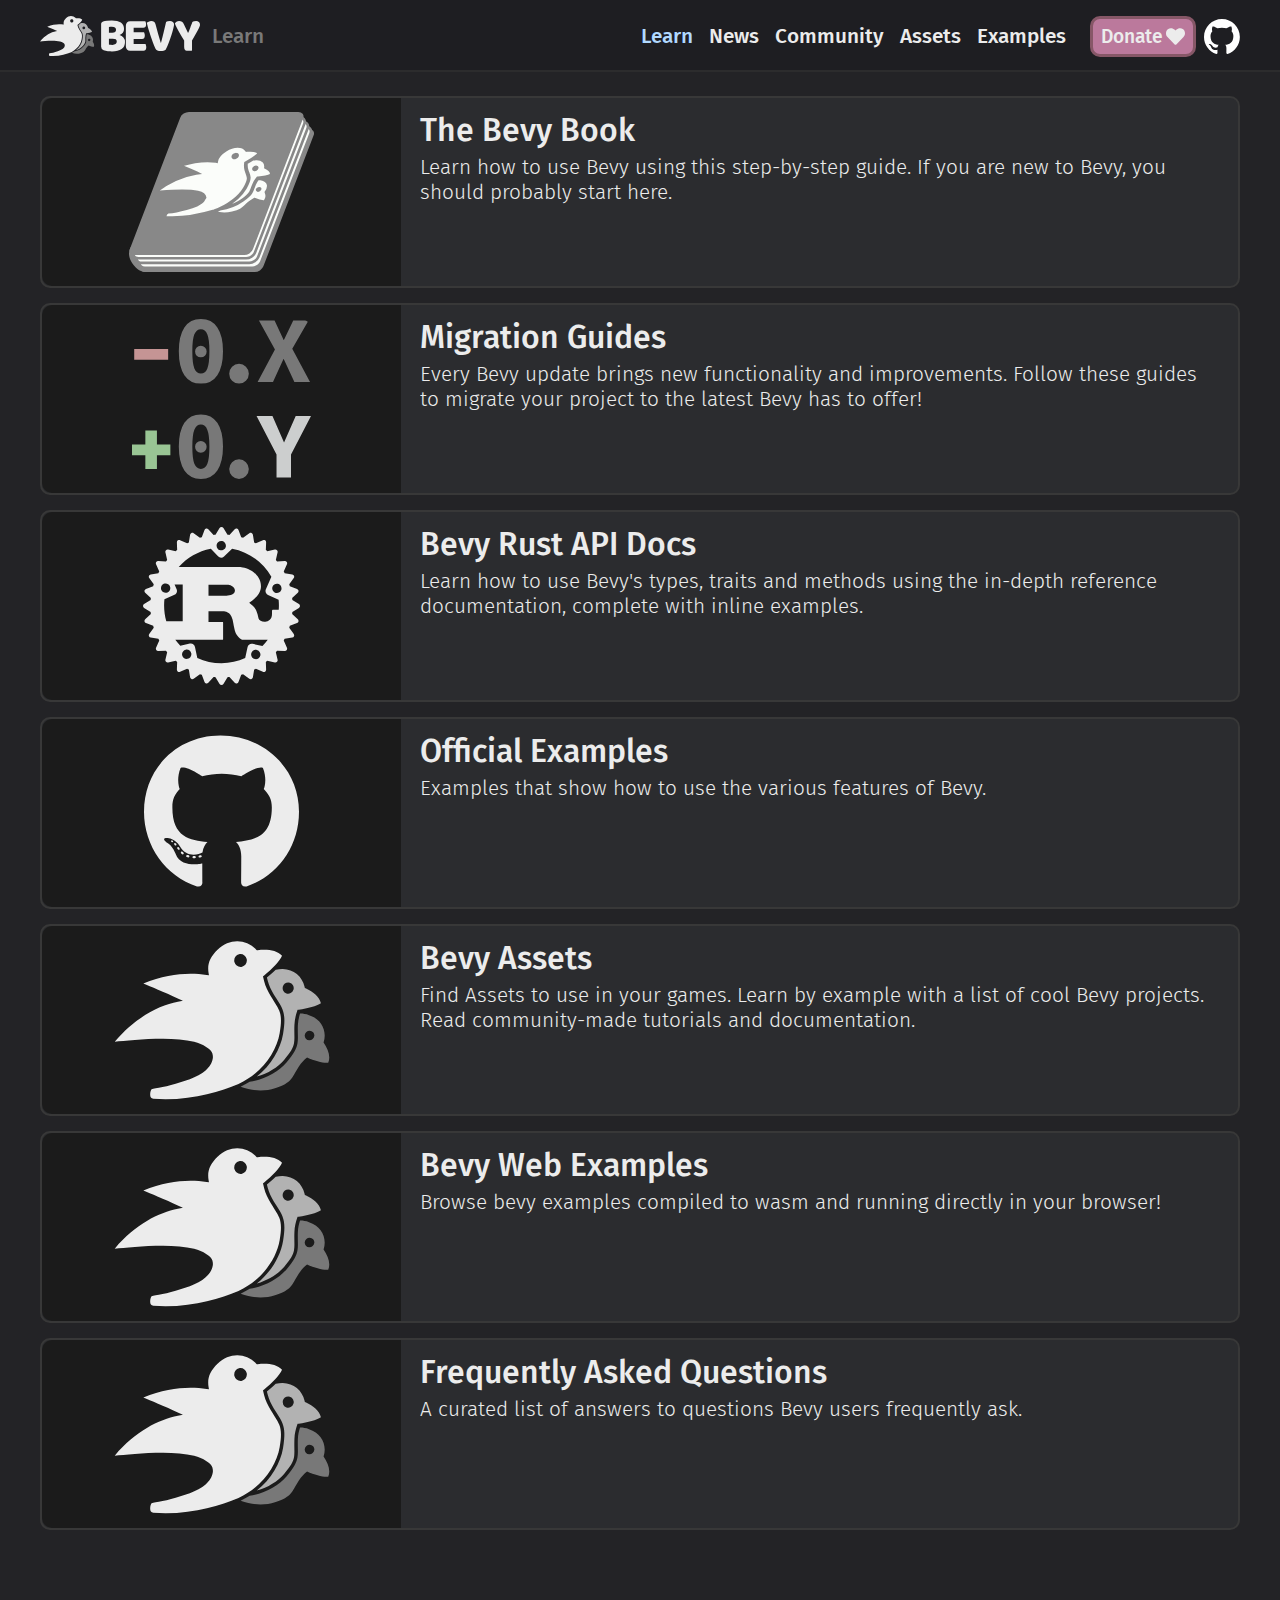
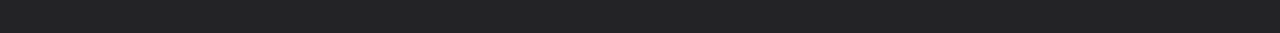
<file: learn/index.html>
<!doctype html>
<html lang="en">
    <head>
        <meta charset="UTF-8">
        <meta name='viewport' content="width=device-width, initial-scale=1" />
        <meta property="og:title" content="Bevy - Learn" />
        <meta property="og:type" content="website" />
        <meta property="og:url" content="https://bevyengine.org&#x2F;&#x2F;learn&#x2F;" />
        <meta property="og:image" content="https://bevyengine.org/assets/bevy_logo_fill.png" />
        <meta property="og:description" content="Bevy is a refreshingly simple data-driven game engine built in Rust. It is free and open-source forever!" />
        <link rel="shortcut icon" type="image/png" href="/assets/favicon.png">
        <link rel="stylesheet" href="/site.css" />
        <link href="/atom.xml" rel="alternate" type="application/atom+xml" />
        <title>Bevy - Learn</title>
         
    </head>
    <body>
        <div class="layout">
            <input id="mobile-menu-state" class="hidden" type="checkbox">
            <header class="layout__header header" data-mobile-menu-state-container>
                <div class="header__content">
                    <label class="main-menu-backdrop" for="mobile-menu-state"></label>
                    <label class="header__hamburger button-square button-square--header" for="mobile-menu-state">
                        <img src="/assets/icon-hamburger.svg">
                    </label>
                    <div class="header__left-block">
                        <a class="header__logo" href="/">
                            <img class="logo" src="/assets/bevy_logo_dark.svg" alt="Bevy Engine">
                        </a>
                        <div class="header__message">
                            
                                Learn
                            
                        </div>
                    </div>
                    
                    <nav class="header__menu main-menu " role="navigation" data-page-menu-switch-state-container>
                        <div class="main-menu__header">
                            <a href="/">
                                <img class="logo" src="/assets/bevy_logo_dark.svg" alt="Bevy Engine">
                            </a>
                            <label class="button-square button-square--header" for="mobile-menu-state">
                                <img src="/assets/icon-times.svg">
                            </label>
                        </div>
                        
                        <div class="main-menu__content">
                            <div class="main-menu__page-menu">
                                
                            </div>
                            <ul class="main-menu__menu">
                                
    
    

    
        
    

    
    
    

    

    <li class="main-menu__entry main-menu__entry--getting-started">
        <a href="&#x2F;learn&#x2F;book&#x2F;getting-started&#x2F;" class="main-menu__link">
            <span>Getting Started</span>
        </a>
    </li>

                                
    
    

    
        
    

    
    
    

    
        
    

    <li class="main-menu__entry ">
        <a href="&#x2F;learn" class="main-menu__link main-menu__link--active">
            <span>Learn</span>
        </a>
    </li>

                                
    
    

    
        
    

    
    
    

    

    <li class="main-menu__entry ">
        <a href="&#x2F;news" class="main-menu__link">
            <span>News</span>
        </a>
    </li>

                                
    
    

    
        
    

    
    
    

    

    <li class="main-menu__entry ">
        <a href="&#x2F;community" class="main-menu__link">
            <span>Community</span>
        </a>
    </li>

                                
    
    

    
        
    

    
    
    

    

    <li class="main-menu__entry ">
        <a href="&#x2F;assets" class="main-menu__link">
            <span>Assets</span>
        </a>
    </li>

                                
    
    

    
        
    

    
    
    

    

    <li class="main-menu__entry ">
        <a href="&#x2F;examples" class="main-menu__link">
            <span>Examples</span>
        </a>
    </li>

                                
                            </ul>
                        </div>
                    </nav>
                    <div class="header__cta-container">
                        <a class="button button--pink header__cta" href="/community/donate">Donate <img class="button__icon" src="/assets/heart.svg" alt="heart icon"/></a>
                        <a class="header__cta header__cta--github" href="https://github.com/bevyengine/bevy">
                            <img src="/assets/github-mark-white.svg" alt="GitHub repo">
                        </a>
                    </div>
                </div>
            </header>
            <main class="layout__content">
                <div class="container">
                    
<div class="padded-content">
  <a class="card" href="/learn/book/introduction">
    <div class="card-image">
      <img src="/assets/book.svg" class="centered-card-image" alt="Bevy book" />
    </div>
    <div class="card-text">
      <div class="card-title">
        The Bevy Book
      </div>
      <div class="card-description">
        Learn how to use Bevy using this step-by-step guide. If you are new to Bevy, you should probably start here.
      </div>
    </div>
  </a>
  <a class="card" href="/learn/migration-guides/introduction">
    <div class="card-image">
      <img src="/assets/migration-guides.svg" class="centered-card-image" alt="Migration guides" />
    </div>
    <div class="card-text">
      <div class="card-title">
        Migration Guides
      </div>
      <div class="card-description">
        Every Bevy update brings new functionality and improvements. Follow these guides to migrate your project to the latest Bevy has to offer!
      </div>
    </div>
  </a>
  <a class="card" href="https://docs.rs/bevy">
    <div class="card-image">
      <img src="/assets/rust-logo-light.svg" class="centered-card-image" alt="Rust logo" />
    </div>
    <div class="card-text">
      <div class="card-title">
        Bevy Rust API Docs
      </div>
      <div class="card-description">
        Learn how to use Bevy's types, traits and methods using the in-depth reference documentation, complete with inline examples.
      </div>
    </div>
  </a>
  <a class="card" href="https://github.com/bevyengine/bevy/tree/latest/examples#examples">
    <div class="card-image">
      <img src="/assets/github.svg" class="centered-card-image" alt="Github logo" />
    </div>
    <div class="card-text">
      <div class="card-title">
        Official Examples
      </div>
      <div class="card-description">
        Examples that show how to use the various features of Bevy.
      </div>
    </div>
  </a>
  <a class="card" href="/assets">
    <div class="card-image">
      <img src="/assets/bevy_icon_dark.svg" class="centered-card-image" alt="Bevy logo" />
    </div>
    <div class="card-text">
      <div class="card-title">
        Bevy Assets
      </div>
      <div class="card-description">
        Find Assets to use in your games. Learn by example with a list of cool Bevy projects. Read community-made
        tutorials and documentation.
      </div>
    </div>
  </a>
  <a class="card" href="/examples">
    <div class="card-image">
      <img src="/assets/bevy_icon_dark.svg" class="centered-card-image" alt="Bevy logo" />
    </div>
    <div class="card-text">
      <div class="card-title">
        Bevy Web Examples
      </div>
      <div class="card-description">
        Browse bevy examples compiled to wasm and running directly in your browser!
      </div>
    </div>
  </a>
  <a class="card" href="/faq">
    <div class="card-image">
      <img src="/assets/bevy_icon_dark.svg" class="centered-card-image" alt="Bevy logo" />
    </div>
    <div class="card-text">
      <div class="card-title">
        Frequently Asked Questions
      </div>
      <div class="card-description">
        A curated list of answers to questions Bevy users frequently ask.
      </div>
    </div>
  </a>
</div>

                </div>
            </main>
        </div>
    </body>
</html>
</file>
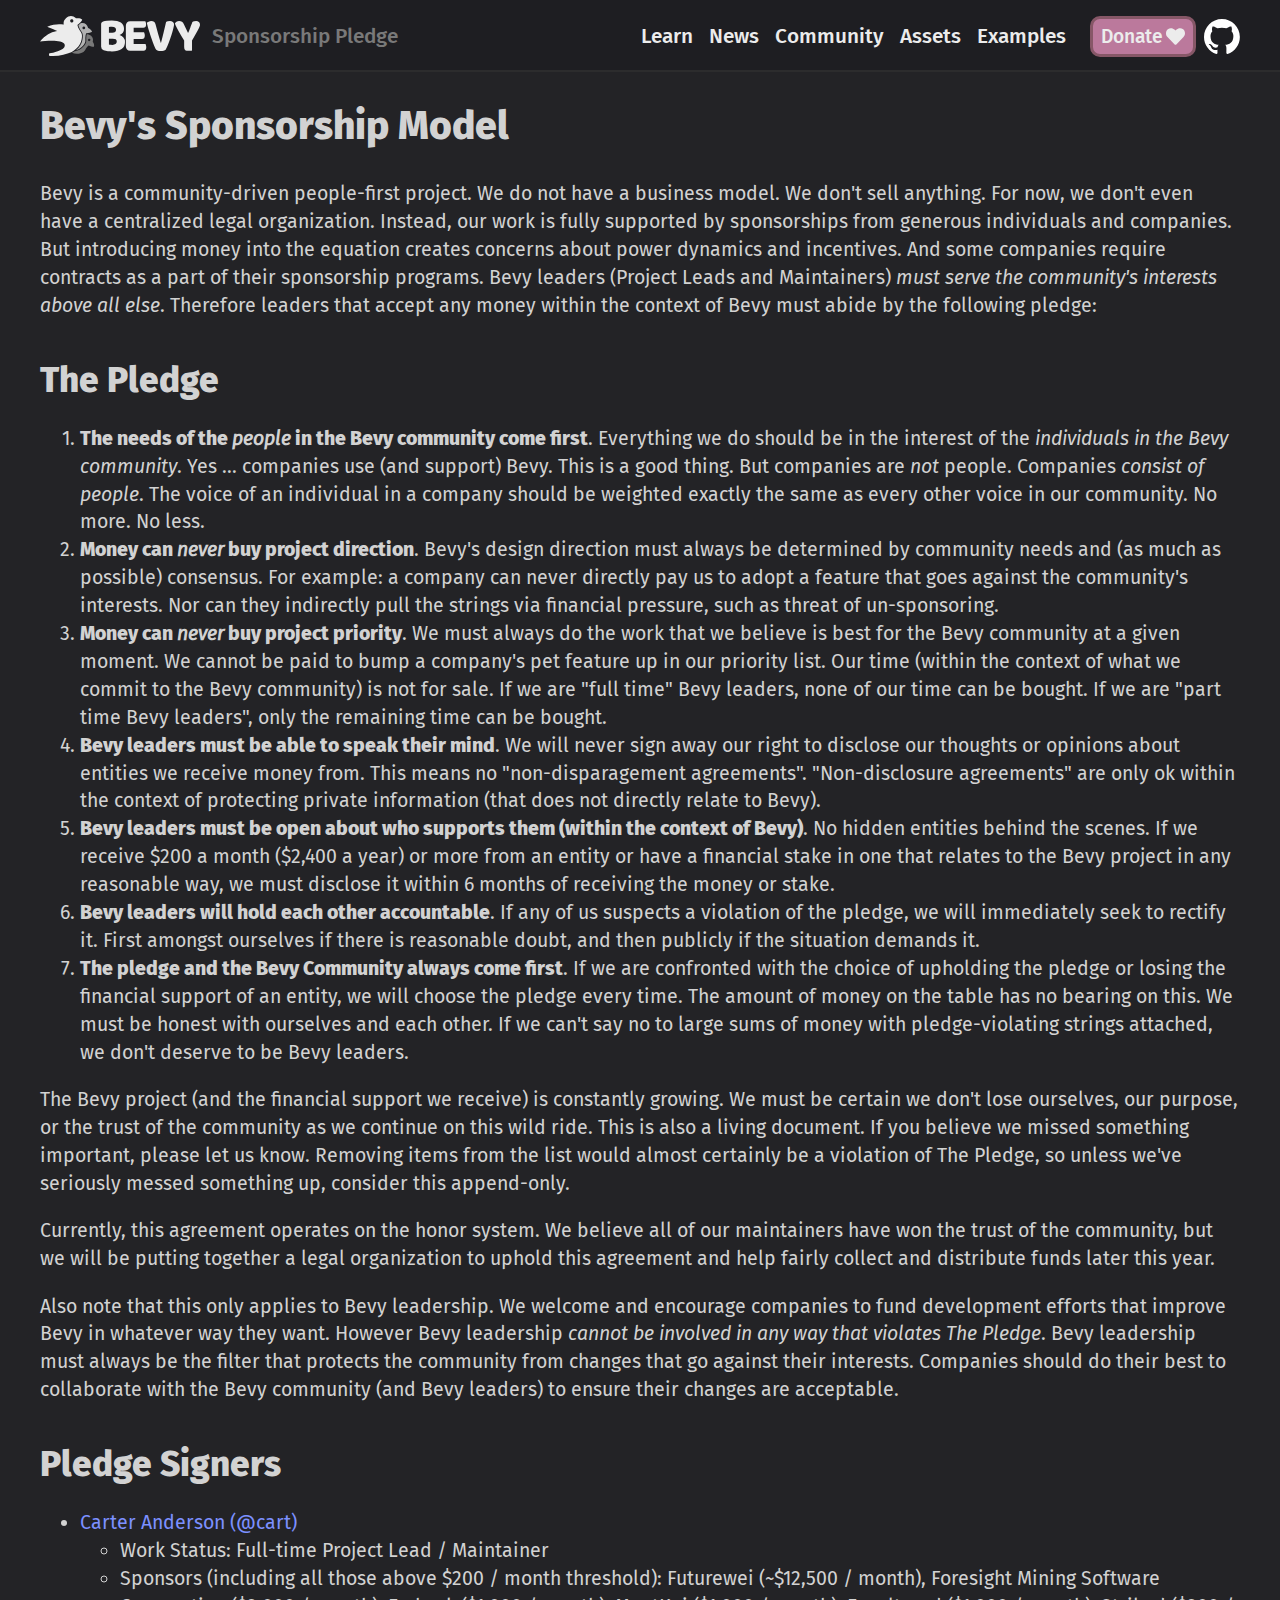
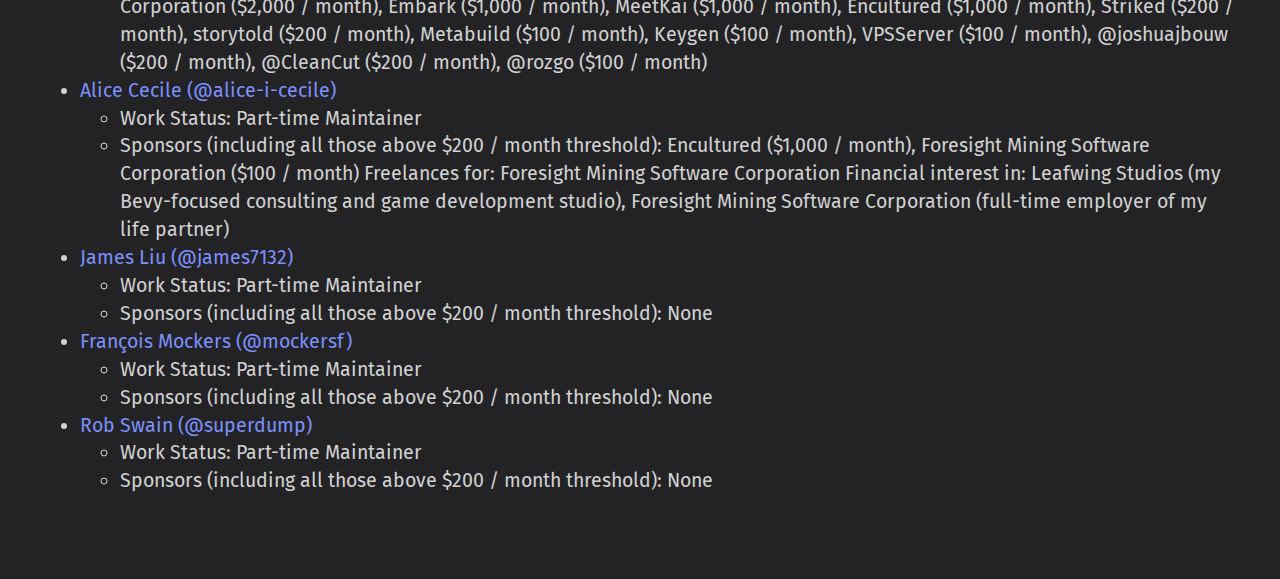
<file: sponsorship-pledge/index.html>
<!doctype html>
<html lang="en">
    <head>
        <meta charset="UTF-8">
        <meta name='viewport' content="width=device-width, initial-scale=1" />
        <meta property="og:title" content="Bevy - Sponsorship Pledge" />
        <meta property="og:type" content="website" />
        <meta property="og:url" content="https://bevyengine.org&#x2F;&#x2F;sponsorship-pledge&#x2F;" />
        <meta property="og:image" content="https://bevyengine.org/assets/bevy_logo_fill.png" />
        <meta property="og:description" content="Bevy is a refreshingly simple data-driven game engine built in Rust. It is free and open-source forever!" />
        <link rel="shortcut icon" type="image/png" href="/assets/favicon.png">
        <link rel="stylesheet" href="/site.css" />
        <link href="/atom.xml" rel="alternate" type="application/atom+xml" />
        <title>Bevy - Sponsorship Pledge</title>
         
    </head>
    <body>
        <div class="layout">
            <input id="mobile-menu-state" class="hidden" type="checkbox">
            <header class="layout__header header" data-mobile-menu-state-container>
                <div class="header__content">
                    <label class="main-menu-backdrop" for="mobile-menu-state"></label>
                    <label class="header__hamburger button-square button-square--header" for="mobile-menu-state">
                        <img src="/assets/icon-hamburger.svg">
                    </label>
                    <div class="header__left-block">
                        <a class="header__logo" href="/">
                            <img class="logo" src="/assets/bevy_logo_dark.svg" alt="Bevy Engine">
                        </a>
                        <div class="header__message">
                            
                                Sponsorship Pledge
                            
                        </div>
                    </div>
                    
                    <nav class="header__menu main-menu " role="navigation" data-page-menu-switch-state-container>
                        <div class="main-menu__header">
                            <a href="/">
                                <img class="logo" src="/assets/bevy_logo_dark.svg" alt="Bevy Engine">
                            </a>
                            <label class="button-square button-square--header" for="mobile-menu-state">
                                <img src="/assets/icon-times.svg">
                            </label>
                        </div>
                        
                        <div class="main-menu__content">
                            <div class="main-menu__page-menu">
                                
                            </div>
                            <ul class="main-menu__menu">
                                
    
    

    
        
    

    
    
    

    

    <li class="main-menu__entry main-menu__entry--getting-started">
        <a href="&#x2F;learn&#x2F;book&#x2F;getting-started&#x2F;" class="main-menu__link">
            <span>Getting Started</span>
        </a>
    </li>

                                
    
    

    
        
    

    
    
    

    

    <li class="main-menu__entry ">
        <a href="&#x2F;learn" class="main-menu__link">
            <span>Learn</span>
        </a>
    </li>

                                
    
    

    
        
    

    
    
    

    

    <li class="main-menu__entry ">
        <a href="&#x2F;news" class="main-menu__link">
            <span>News</span>
        </a>
    </li>

                                
    
    

    
        
    

    
    
    

    

    <li class="main-menu__entry ">
        <a href="&#x2F;community" class="main-menu__link">
            <span>Community</span>
        </a>
    </li>

                                
    
    

    
        
    

    
    
    

    

    <li class="main-menu__entry ">
        <a href="&#x2F;assets" class="main-menu__link">
            <span>Assets</span>
        </a>
    </li>

                                
    
    

    
        
    

    
    
    

    

    <li class="main-menu__entry ">
        <a href="&#x2F;examples" class="main-menu__link">
            <span>Examples</span>
        </a>
    </li>

                                
                            </ul>
                        </div>
                    </nav>
                    <div class="header__cta-container">
                        <a class="button button--pink header__cta" href="/community/donate">Donate <img class="button__icon" src="/assets/heart.svg" alt="heart icon"/></a>
                        <a class="header__cta header__cta--github" href="https://github.com/bevyengine/bevy">
                            <img src="/assets/github-mark-white.svg" alt="GitHub repo">
                        </a>
                    </div>
                </div>
            </header>
            <main class="layout__content">
                <div class="container">
                    
<div class="media-content">

    <h1>Bevy's Sponsorship Model</h1>

    Bevy is a community-driven people-first project. We do not have a business model. We don't sell anything. For now,
    we don't even have a centralized legal organization. Instead, our work is fully supported by sponsorships from
    generous individuals and companies. But introducing money into the equation creates concerns about power dynamics
    and incentives. And some companies require contracts as a part of their sponsorship programs. Bevy leaders (Project
    Leads and Maintainers) <i>must serve the community's interests above all else</i>. Therefore leaders that accept any
    money within the context of Bevy must abide by the following pledge:

    <h2>The Pledge</h2>

    <ol>
        <li>
            <b>The needs of the <i>people</i> in the Bevy community come first</b>. Everything we do should be in the
            interest of the <i>individuals in the Bevy community</i>. Yes ... companies use (and support) Bevy. This is
            a good thing. But companies are <i>not</i> people. Companies <i>consist of people</i>. The voice of an
            individual in a company should be weighted exactly the same as every other voice in our community. No more.
            No less.
        </li>
        <li>
            <b>Money can <i>never</i> buy project direction</b>. Bevy's design direction must always be determined by
            community needs and (as much as possible) consensus. For example: a company can never directly pay us to
            adopt a feature that goes against the community's interests. Nor can they indirectly pull the strings via
            financial pressure, such as threat of un-sponsoring.
        </li>
        <li>
            <b>Money can <i>never</i> buy project priority</b>. We must always do the work that we believe is best for
            the Bevy community at a given moment. We cannot be paid to bump a company's pet feature up in our priority
            list. Our time (within the context of what we commit to the Bevy community) is not for sale. If we are "full
            time" Bevy leaders, none of our time can be bought. If we are "part time Bevy leaders", only the remaining
            time can be bought.
        </li>
        <li>
            <b>Bevy leaders must be able to speak their mind</b>. We will never sign away our right to disclose our
            thoughts or opinions about entities we receive money from. This means no "non-disparagement agreements".
            "Non-disclosure agreements" are only ok within the context of protecting private information (that does not
            directly relate to Bevy).
        </li>
        <li>
            <b>Bevy leaders must be open about who supports them (within the context of Bevy)</b>. No hidden entities
            behind the scenes. If we receive $200 a month ($2,400 a year) or more from an entity or have a financial
            stake in one that
            relates to the Bevy project in any reasonable way, we must disclose it within 6 months of receiving the
            money or stake.
        </li>
        <li>
            <b>Bevy leaders will hold each other accountable</b>. If any of us suspects a violation of the pledge, we
            will immediately seek to rectify it. First amongst ourselves if there is reasonable doubt, and then publicly
            if the situation demands it.
        </li>
        <li>
            <b>The pledge and the Bevy Community always come first</b>. If we are confronted with the choice of
            upholding the pledge or losing the financial support of an entity, we will choose the pledge every time. The
            amount of money on the table has no bearing on this. We must be honest with ourselves and each other. If we
            can't say no to large sums of money with pledge-violating strings attached, we don't deserve to be Bevy
            leaders.
        </li>
    </ol>

    <p>
        The Bevy project (and the financial support we receive) is constantly growing. We must be certain we don't lose
        ourselves, our purpose, or the trust of the community as we continue on this wild ride. This is also a living
        document. If you believe we missed something important, please let us know. Removing items from the list would
        almost certainly be a violation of The Pledge, so unless we've seriously messed something up, consider this
        append-only.
    </p>

    <p>
        Currently, this agreement operates on the honor system. We believe all of our maintainers have won the trust of
        the community, but we will be putting together a legal organization to uphold this agreement and help fairly
        collect and distribute funds later this year.
    </p>

    <p>
        Also note that this only applies to Bevy leadership. We welcome and encourage companies to fund development
        efforts that improve Bevy in whatever way they want. However Bevy leadership <i>cannot be involved in any way
            that violates The Pledge</i>. Bevy leadership must always be the filter that protects the community from
        changes that go against their interests. Companies should do their best to collaborate with the Bevy community
        (and Bevy leaders) to ensure their changes are acceptable.
    </p>

    <h2>Pledge Signers</h2>
    <ul>
        <li>
            <a href="https://github.com/sponsors/cart">Carter Anderson (@cart)</a>
            <ul>
                <li>Work Status: Full-time Project Lead / Maintainer</li>
                <li>Sponsors (including all those above $200 / month threshold): Futurewei (~$12,500 / month), Foresight
                    Mining Software Corporation
                    ($2,000 / month), Embark ($1,000 / month), MeetKai ($1,000 / month), Encultured ($1,000 / month),
                    Striked ($200 / month), storytold ($200 / month), Metabuild ($100 / month), Keygen ($100 / month),
                    VPSServer ($100 / month), @joshuajbouw ($200 / month), @CleanCut ($200 / month), @rozgo ($100 /
                    month)</li>
            </ul>
        </li>
        <li>
            <a href="https://github.com/sponsors/alice-i-cecile">Alice Cecile (@alice-i-cecile)</a>
            <ul>
                <li>Work Status: Part-time Maintainer</li>
                <li>Sponsors (including all those above $200 / month threshold): Encultured ($1,000 / month), Foresight
                    Mining Software Corporation ($100 / month)
                    Freelances for: Foresight Mining Software Corporation
                    Financial interest in: Leafwing Studios (my Bevy-focused consulting and game development studio),
                    Foresight Mining Software Corporation (full-time employer of my life partner)
                </li>
            </ul>
        </li>
        <li>
            <a href="https://github.com/sponsors/james7132">James Liu (@james7132)</a>
            <ul>
                <li>Work Status: Part-time Maintainer</li>
                <li>Sponsors (including all those above $200 / month threshold): None</li>
            </ul>
        </li>
        <li>
            <a href="https://github.com/sponsors/mockersf">François Mockers (@mockersf)</a>
            <ul>
                <li>Work Status: Part-time Maintainer</li>
                <li>Sponsors (including all those above $200 / month threshold): None</li>
            </ul>
        </li>
        <li>
            <a href="https://github.com/superdump">Rob Swain (@superdump)</a>
            <ul>
                <li>Work Status: Part-time Maintainer</li>
                <li>Sponsors (including all those above $200 / month threshold): None</li>
            </ul>
        </li>
    </ul>
</div>

                </div>
            </main>
        </div>
    </body>
</html>
</file>
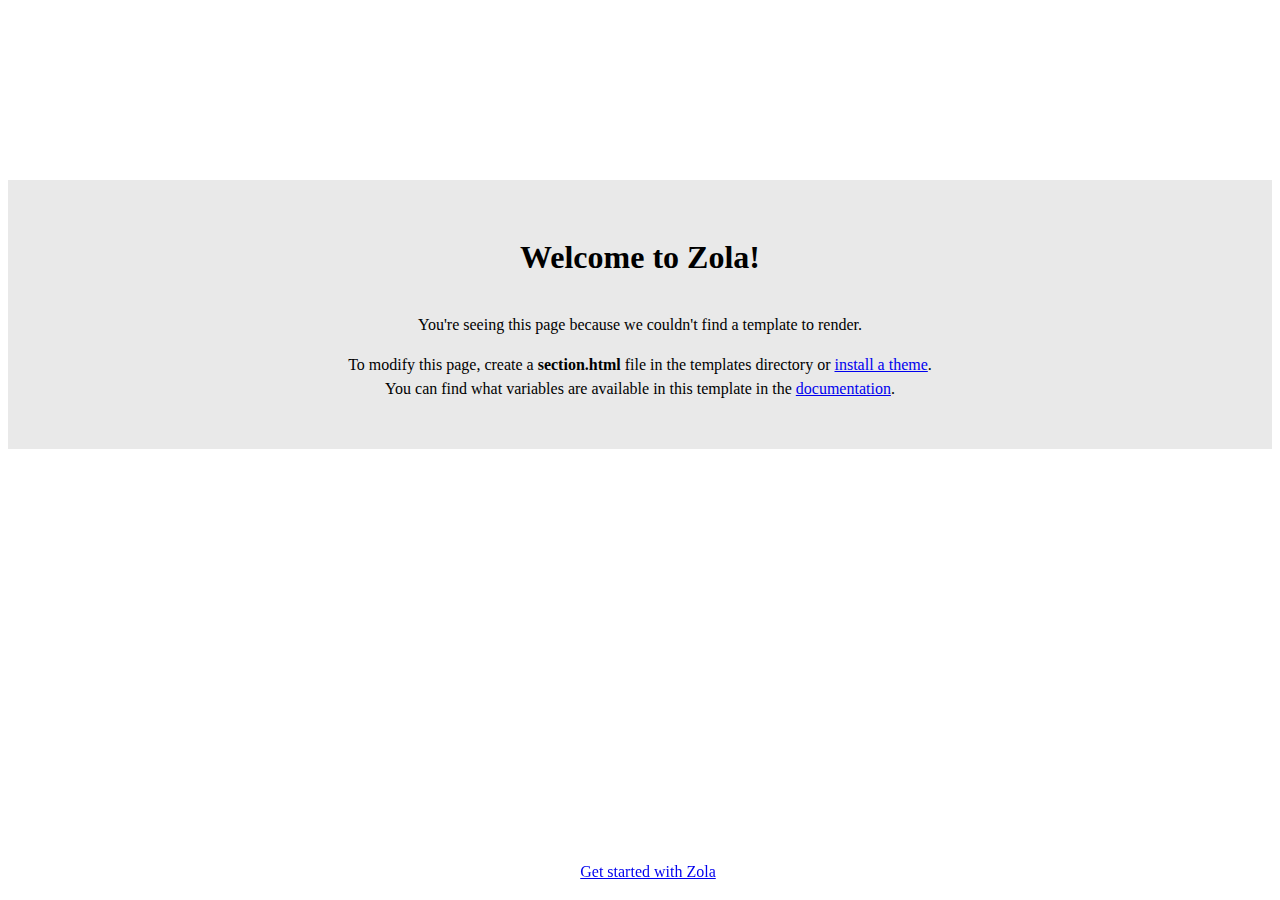
<file: assets/apps/index.html>
<html>
    <head>
        <title>Zola</title>
    </head>
    <body>
        <div class="container">
            <h1>Welcome to Zola!</h1>
            <p>
                You're seeing this page because we couldn't find a template to render.
            </p>
            <p>
                To modify this page, create a <b>section.html</b> file in the templates directory or
                <a href="https://www.getzola.org/documentation/themes/installing-and-using-themes/" target="_blank">install a theme</a>.
                <br>
                You can find what variables are available in this template in the <a href="https:&#x2F;&#x2F;www.getzola.org&#x2F;documentation&#x2F;templates&#x2F;pages-sections&#x2F;#section-variables" target="_blank">documentation</a>.
            </p>
        </div>
        <footer>
            <a href="https://www.getzola.org/documentation/getting-started/cli-usage/" target="_blank">Get started with Zola</a>
        </footer>
        <style>
            html {
                line-height: 1.5;
            }
            h1 {
                margin-bottom: 2rem;
            }
            .container {
                font-family: "sans-serif";
                text-align: center;
                margin-top: 20vh;
                padding: 2rem;
                background: #e9e9e9;
            }
            footer {
                position: fixed;
                width: 100%;
                bottom: 1rem;
                text-align: center;
            }
        </style>
    </body>
</html>
</file>
<file: site.css>
:root{--header-height: 60px;--scroll-padding-top: calc(var(--header-height) + 16px)}@media (min-width: 992px){:root{--header-height: 72px}}@font-face{font-family:'Fira Mono';font-style:normal;font-weight:400;src:url("../fonts/fira-mono-v8-latin-regular.eot");src:local("Fira Mono Regular"),local("FiraMono-Regular"),url("../fonts/fira-mono-v8-latin-regular.eot?#iefix") format("embedded-opentype"),url("../fonts/fira-mono-v8-latin-regular.woff2") format("woff2"),url("../fonts/fira-mono-v8-latin-regular.woff") format("woff"),url("../fonts/fira-mono-v8-latin-regular.ttf") format("truetype"),url("../fonts/fira-mono-v8-latin-regular.svg#FiraMono") format("svg")}@font-face{font-family:'Fira Sans';font-style:normal;font-weight:300;src:url("/assets/fonts/fira-sans-v10-latin-300.eot");src:local("Fira Sans Light"),local("FiraSans-Light"),url("/assets/fonts/fira-sans-v10-latin-300.eot?#iefix") format("embedded-opentype"),url("/assets/fonts/fira-sans-v10-latin-300.woff2") format("woff2"),url("/assets/fonts/fira-sans-v10-latin-300.woff") format("woff"),url("/assets/fonts/fira-sans-v10-latin-300.ttf") format("truetype"),url("/assets/fonts/fira-sans-v10-latin-300.svg#FiraSans") format("svg")}@font-face{font-family:'Fira Sans';font-style:normal;font-weight:400;src:url("/assets/fonts/fira-sans-v10-latin-regular.eot");src:local("Fira Sans Regular"),local("FiraSans-Regular"),url("/assets/fonts/fira-sans-v10-latin-regular.eot?#iefix") format("embedded-opentype"),url("/assets/fonts/fira-sans-v10-latin-regular.woff2") format("woff2"),url("/assets/fonts/fira-sans-v10-latin-regular.woff") format("woff"),url("/assets/fonts/fira-sans-v10-latin-regular.ttf") format("truetype"),url("/assets/fonts/fira-sans-v10-latin-regular.svg#FiraSans") format("svg")}@font-face{font-family:'Fira Sans';font-style:italic;font-weight:400;src:url("/assets/fonts/fira-sans-v10-latin-italic.eot");src:local("Fira Sans Italic"),local("FiraSans-Italic"),url("/assets/fonts/fira-sans-v10-latin-italic.eot?#iefix") format("embedded-opentype"),url("/assets/fonts/fira-sans-v10-latin-italic.woff2") format("woff2"),url("/assets/fonts/fira-sans-v10-latin-italic.woff") format("woff"),url("/assets/fonts/fira-sans-v10-latin-italic.ttf") format("truetype"),url("/assets/fonts/fira-sans-v10-latin-italic.svg#FiraSans") format("svg")}@font-face{font-family:'Fira Sans';font-style:normal;font-weight:500;src:url("/assets/fonts/fira-sans-v10-latin-500.eot");src:local("Fira Sans Medium"),local("FiraSans-Medium"),url("/assets/fonts/fira-sans-v10-latin-500.eot?#iefix") format("embedded-opentype"),url("/assets/fonts/fira-sans-v10-latin-500.woff2") format("woff2"),url("/assets/fonts/fira-sans-v10-latin-500.woff") format("woff"),url("/assets/fonts/fira-sans-v10-latin-500.ttf") format("truetype"),url("/assets/fonts/fira-sans-v10-latin-500.svg#FiraSans") format("svg")}@font-face{font-family:'Fira Sans';font-style:normal;font-weight:800;src:url("/assets/fonts/fira-sans-v10-latin-800.eot");src:local("Fira Sans ExtraBold"),local("FiraSans-ExtraBold"),url("/assets/fonts/fira-sans-v10-latin-800.eot?#iefix") format("embedded-opentype"),url("/assets/fonts/fira-sans-v10-latin-800.woff2") format("woff2"),url("/assets/fonts/fira-sans-v10-latin-800.woff") format("woff"),url("/assets/fonts/fira-sans-v10-latin-800.ttf") format("truetype"),url("/assets/fonts/fira-sans-v10-latin-800.svg#FiraSans") format("svg")}html{color:#ececec;color-scheme:dark;font-family:'Fira Sans', sans-serif;font-size:.875rem;background-color:#1e1e22;scroll-padding-top:var(--scroll-padding-top)}html *{box-sizing:border-box;-webkit-tap-highlight-color:transparent;outline:none}@media (min-width: 768px){html{font-size:1rem}}body{padding:0;margin:0}.hidden{display:none}*:focus-visible{border-radius:5px;outline:solid #b1d9ff 3px}.section{display:block;font-size:1.4rem;overflow-x:hidden}.padded-content{padding:16px 0}@media (min-width: 992px){.padded-content{padding:24px 0}}.warning{color:#c8c864}.anchor-link,.anchor-link:focus,.anchor-link:hover,.anchor-link:active,.anchor-link:hover,.anchor-link:link,.anchor-link:visited{margin-left:0.3rem;color:#505050;text-shadow:none;font-weight:500}.bevy-instance{position:relative}.bevy-instance__progress-status{display:flex;flex-direction:column;position:absolute;bottom:50%;left:50%;width:250px;transform:translateX(-50%)}.bevy-instance__progress-status:empty{display:none}.bevy-instance__progress-file{margin-bottom:4px;font-weight:normal;text-shadow:1px 1px 1px #000;font-size:0.85rem;word-break:break-all}.bevy-instance__progress-track{width:100%;height:4px;border-radius:4px;background-color:#555}.bevy-instance__progress-track:not(:last-child){margin-bottom:2px}.bevy-instance__progress-bar{height:4px;min-width:4px;background-color:#799bbb;border-radius:4px;width:0px}.bevy-instance__progress-bar--indeterminate{background-image:linear-gradient(131deg, #799bbb 25%, #597899 25%, #597899 50%, #799bbb 50%, #799bbb 75%, #597899 75%, #597899 100%);background-size:26.50px 30.49px;animation-duration:1s;animation-fill-mode:forwards;animation-iteration-count:infinite;animation-name:bg-animation;animation-timing-function:linear}@keyframes bg-animation{0%{background-position:0px 0}100%{background-position:-26.5px 0}}.bevy-instance__canvas{width:100% !important;height:auto !important;border-radius:10px;background:#2b2c2f}.docs-footer{--docs-footer-gap: 12px;margin:32px 0}@media (min-width: 768px){.docs-footer{--docs-footer-gap: 20px}}.docs-footer__nav{display:grid;gap:var(--docs-footer-gap);padding:var(--docs-footer-gap) 0;grid-template-columns:1fr;grid-template-areas:'next' 'prev'}@media (min-width: 768px){.docs-footer__nav{grid-template-columns:1fr 1fr;grid-template-areas:'prev next'}}.docs-footer__link{display:flex;border:2px solid #2f3033;border-radius:8px;padding:16px 8px}.docs-footer__link,.docs-footer__link:focus,.docs-footer__link:hover,.docs-footer__link:active .docs-footer__link:link,.docs-footer__link:visited{text-decoration:none;color:#9b9b9d}.docs-footer__link:hover{background-color:rgba(236,236,236,0.01);color:#ececec}.docs-footer__link:hover .docs-footer__dir{color:#999}.docs-footer__link--prev{grid-area:prev;flex-direction:row-reverse;padding-left:16px}.docs-footer__link--prev .docs-footer__label{padding:0 8px 0 12px}.docs-footer__link--next{grid-area:next;text-align:right;padding-right:16px}.docs-footer__link--next .docs-footer__label{padding:0 12px 0 8px}.docs-footer__label{flex-grow:1;font-size:1.125rem;line-height:1.3}.docs-footer__dir{margin-bottom:4px;color:#666;text-transform:uppercase;font-size:0.8rem;line-height:1;letter-spacing:0.1em}.docs-footer__chevron{align-self:center}.docs-footer__edit-wrapper{border-top:2px solid #2f3033;text-align:center;padding-top:var(--docs-footer-gap)}.docs-footer__edit{display:inline-flex;align-items:center;padding:8px;font-size:0.9rem}.docs-footer__edit,.docs-footer__edit:focus,.docs-footer__edit:hover,.docs-footer__edit:active .docs-footer__edit:link,.docs-footer__edit:visited{text-decoration:none;color:#555}.docs-footer__edit:hover{color:#aaa}.docs-footer__edit .icon{margin-right:4px}.button-square{display:flex;align-items:center;justify-content:center;position:relative;cursor:pointer}.button-square:hover:before{content:'';position:absolute;top:8px;right:8px;bottom:8px;left:8px;background-color:rgba(236,236,236,0.05);border-radius:10px}.button-square--header{width:calc(var(--header-height) - 8px);height:var(--header-height)}.button{display:inline-flex;align-items:center;background-color:#799bbb;border:3px solid #576f86;padding:6px 8px;border-radius:10px;font-size:1.2rem;font-weight:500;transition:transform 100ms}.button:hover{background-color:#6f93b6}.button:active{transform:translateY(2px)}.button,.button:hover,.button:visited{color:#ececec;text-decoration:none}.button__icon{height:1.1em;vertical-align:middle;margin-left:0.2em;font-size:0.9em}.button--pink{background-color:#bb799c;border-color:#865767}.button--pink:hover{background-color:#b66f95}.card{display:block;flex-direction:left;overflow:hidden;height:12rem;border-radius:10px;background-color:#2b2c2f;margin-bottom:15px;font-style:normal;text-decoration:none;border:2px solid #383838;position:relative}.card:hover{background-color:#2f3033;border:2px solid #6b6b6b}.card-profile-picture{position:absolute;right:0px;top:0px;height:2.0em;width:2.0em;border-radius:0px 10px 0px 10px;overflow:hidden;display:flex}.card-social-icon{position:relative;top:0.2rem;width:1rem;height:1rem}.card-sponsor-icon{fill:#bb799c}.card-image{width:30%;overflow:hidden;object-fit:cover;display:flex;background-color:#1b1b1b;border-top-left-radius:10px;border-bottom-left-radius:10px;align-content:center;justify-content:center;float:left;height:100%;margin-right:0px}.centered-card-image{display:block;align-self:center;height:85%;max-width:85%;border-radius:10px}.card-text{padding-top:0.8rem;padding-bottom:0.8rem;padding-left:1.2rem;padding-right:1.2rem;overflow:hidden;text-overflow:ellipsis}.card-text-dense{line-height:1.0rem}.card-subtitle{display:block;font-weight:200;font-size:1.4rem;font-style:italic;color:#8f8f8f;text-decoration:none}.card-description{display:block;position:relative;font-weight:300;font-size:1.3rem;color:#ececec;text-decoration:none;margin-top:0.4rem;overflow:hidden;text-overflow:ellipsis;height:100px}.card-title{display:block;font-weight:500;font-size:2.0rem;color:#ececec;font-style:normal;text-decoration:none}.card-image-default{display:flex;height:100%;margin-left:auto;margin-right:auto;align-items:center}.card-dense{padding:0.8rem}.container{--container-padding: 8px;width:100%;max-width:calc(1200px + var(--container-padding) * 2);margin:0 auto;padding:0 var(--container-padding)}@media (min-width: 992px){.container{--container-padding: 16px}}.example{padding:0 16px}.example__header{display:grid;gap:8px;margin:16px 0 8px;align-items:baseline;grid-template-columns:1fr 1fr;grid-template-areas:'title title' 'back  github'}@media (min-width: 768px){.example__header{margin:24px 0 8px;grid-template-areas:'back title github';grid-template-columns:150px 1fr 150px}}.example__title{grid-area:title;margin:0;font-size:1.75rem;text-align:center}.example__back,.example__github{font-size:1rem}.example__back,.example__back:focus,.example__back:hover,.example__back:active .example__back:link,.example__back:visited,.example__github,.example__github:focus,.example__github:hover,.example__back:active .example__github:link,.example__github:visited,.example__github:active .example__back:link,.example__github:active .example__github:link{text-decoration:none;color:#aaa}.example__back:hover,.example__github:hover{color:#ececec}.example__back{grid-area:back}.example__github{grid-area:github;text-align:right}.header{padding-right:8px}@media (min-width: 992px){.header{padding:0 16px}}.header__content{width:100%;max-width:1200px;height:var(--header-height);display:flex;align-items:center;justify-content:space-between;margin:0 auto}.header__hamburger{flex-shrink:0}@media (min-width: 992px){.header__hamburger{display:none}}.header__left-block{display:flex;align-items:center;margin-right:auto}.header__logo{display:flex;align-items:center}.header__message{display:none;font-size:1.28rem;font-weight:500;color:#797979;margin-left:12px;white-space:nowrap}@media (min-width: 550px){.header__message{display:block}}@media (min-width: 1200px){.header__message{font-size:1.3rem}}.header__message:empty{display:none}.header__cta-container{display:flex;align-items:center;margin-left:16px}.header__cta{flex-shrink:0}.header__cta:not(:last-child){margin-right:8px}.header__cta--github{display:flex;align-items:center;justify-content:center}.header__cta--github img{height:30px}@media (min-width: 768px){.header__cta--github img{height:35px}}.header__cta--github:hover{filter:brightness(80%)}.icon{--icon-height: 1.2em;display:inline-block;background-color:currentColor;vertical-align:text-bottom;-webkit-mask-repeat:no-repeat;mask-repeat:no-repeat;-webkit-mask-size:contain;mask-size:contain;-webkit-mask-position:center;mask-position:center}.icon--chevron-down{height:var(--icon-height);width:calc(var(--icon-height) * .625);-webkit-mask-image:url("/assets/icon-chevron-down.svg");mask-image:url("/assets/icon-chevron-down.svg")}.icon--chevron-left{height:var(--icon-height);width:calc(var(--icon-height) * .375);-webkit-mask-image:url("/assets/icon-chevron-left.svg");mask-image:url("/assets/icon-chevron-left.svg")}.icon--chevron-right{height:var(--icon-height);width:calc(var(--icon-height) * .375);-webkit-mask-image:url("/assets/icon-chevron-right.svg");mask-image:url("/assets/icon-chevron-right.svg")}.icon--github{height:var(--icon-height);width:calc(var(--icon-height) * 1);-webkit-mask-image:url("/assets/icon-github.svg");mask-image:url("/assets/icon-github.svg")}.icon--pencil{height:var(--icon-height);width:calc(var(--icon-height) * .79167);-webkit-mask-image:url("/assets/icon-pencil.svg");mask-image:url("/assets/icon-pencil.svg")}.icon--times{height:var(--icon-height);width:calc(var(--icon-height) * .66667);-webkit-mask-image:url("/assets/icon-times.svg");mask-image:url("/assets/icon-times.svg")}.item-grid{display:grid;grid-template-columns:repeat(auto-fill, minmax(270px, 1fr));gap:16px}.layout{min-height:100vh;display:flex;flex-direction:column}.layout__header{position:fixed;top:0px;width:100%;height:var(--header-height);background-color:#1e1e22;border-bottom:2px solid #2c2c2d;z-index:800}.layout__content{width:100%;padding-top:var(--header-height);padding-bottom:64px;flex-grow:1;background-color:#232326}#mobile-menu-state:checked+[data-mobile-menu-state-container] .layout{height:100%;overflow:hidden}.logo{height:28px}@media (min-width: 992px){.logo{height:40px}}.main-menu-backdrop{visibility:hidden;position:fixed;top:0px;left:0px;width:100%;height:100%;z-index:900;background-color:rgba(0,0,0,0.2);cursor:pointer;opacity:0.0;transition:opacity 500ms}#mobile-menu-state:checked+[data-mobile-menu-state-container] .main-menu-backdrop{visibility:visible;opacity:1.0}.main-menu__menu{display:flex;margin:0;padding:0}.main-menu__entry{list-style:none}.main-menu__link{display:flex;align-items:center;justify-content:center;position:relative;height:var(--header-height);font-size:1.3rem;font-weight:500;text-decoration:none}.main-menu__link,.main-menu__link:visited,.main-menu__link:active{color:#ececec}.main-menu__link:hover{color:#b1d9ff}.main-menu__link--active,.main-menu__link--active:visited,.main-menu__link--active:active{color:#b1d9ff}.main-menu__link:focus-visible{outline:none}.main-menu__link:focus-visible span{border-radius:5px;outline:solid #b1d9ff 3px}@media (max-width: 991px){.main-menu{--main-menu-switch-height: 0px;position:fixed;top:0px;left:-300px;width:300px;bottom:-60px;padding-bottom:60px;background-color:#1e1e22;z-index:1000;transform:translateX(0);opacity:0.0;transition:transform 250ms, opacity 250ms;box-shadow:0px 0px 16px rgba(0,0,0,0.3)}.main-menu--with-page-menu{--main-menu-switch-height: 56px}.main-menu--with-page-menu .main-menu__page-menu-switch{display:block}.main-menu__header{display:flex;align-items:center;justify-content:space-between;padding-left:8px;height:var(--header-height);background-color:#232326;border-bottom:2px solid #313131}.main-menu__header a{display:flex;align-items:center}.main-menu__page-menu-switch{display:none;padding:8px 8px 0 8px;height:var(--main-menu-switch-height)}.main-menu__content{position:relative;height:calc(100% - var(--header-height) - var(--main-menu-switch-height));overflow-x:hidden}.main-menu__menu,.main-menu__page-menu{overflow-y:auto;height:100%;position:absolute;top:0px;bottom:0px;left:0px;right:0px;transition:transform 250ms}.main-menu__menu{display:flex;flex-direction:column;padding:8px;transform:translateX(0px)}.main-menu__page-menu{margin:0;padding:8px;transform:translateX(300px)}.main-menu__link:hover{background-color:rgba(236,236,236,0.05);border-radius:10px}}@media (max-width: 991px){#mobile-menu-state:checked+[data-mobile-menu-state-container] .main-menu{transform:translateX(300px);opacity:1.0}#page-menu-switch-state:checked+[data-page-menu-switch-state-container] .main-menu__menu{transform:translateX(-300px)}#page-menu-switch-state:checked+[data-page-menu-switch-state-container] .main-menu__page-menu{transform:translateX(0px)}}@media (min-width: 992px){.main-menu__header,.main-menu__page-menu-switch,.main-menu__page-menu,.main-menu__entry--getting-started{display:none}.main-menu__link{display:flex;align-items:center;justify-content:center;padding:0 8px;height:var(--header-height);font-size:1.3rem;font-weight:500;text-decoration:none}}.menu-switch{position:relative;display:grid;grid-template-columns:1fr 1fr;gap:4px;border-radius:40px;background-color:rgba(236,236,236,0.05);padding:4px;height:40px;cursor:pointer;user-select:none}.menu-switch::before{content:'';position:absolute;top:4px;left:4px;height:32px;width:calc(50% - 8px);border-radius:32px;background-color:#1e1e22;z-index:0;transition:transform 250ms}.menu-switch__option{display:flex;align-items:center;justify-content:center;position:relative;height:32px;border-radius:32px;z-index:1}.menu-switch__option--main-menu{opacity:1.0}.menu-switch__option--page-menu{opacity:0.5}#page-menu-switch-state:checked+[data-page-menu-switch-state-container] .menu-switch::before{transform:translateX(calc(100% + 8px))}#page-menu-switch-state:checked+[data-page-menu-switch-state-container] .menu-switch__option--main-menu{opacity:0.5}#page-menu-switch-state:checked+[data-page-menu-switch-state-container] .menu-switch__option--page-menu{opacity:1.0}.page-with-menu{display:grid;grid-gap:24px;grid-template-columns:1fr;grid-template-areas:'content';margin-top:12px}@media (min-width: 992px){.page-with-menu{margin-top:24px;grid-template-columns:250px 1fr;grid-template-areas:'menu content'}}.page-with-menu__menu-wrapper{grid-area:menu;display:none;position:relative}@media (min-width: 992px){.page-with-menu__menu-wrapper{display:block}}.page-with-menu__menu{scrollbar-width:thin;scrollbar-color:rgba(236,236,236,0.2) transparent;position:sticky;top:calc(var(--header-height) + 24px);height:calc(100vh - var(--header-height) - 48px);overflow-y:auto;padding-bottom:24px}.page-with-menu__menu::-webkit-scrollbar-track{background-color:transparent}.page-with-menu__menu::-webkit-scrollbar{width:4px;background-color:transparent}.page-with-menu__menu::-webkit-scrollbar-thumb{background-color:rgba(236,236,236,0.2);border-radius:4px}.page-with-menu__content{grid-area:content;overflow-x:hidden}@media (min-width: 992px){.page-with-menu--news{grid-template-columns:1fr 250px;grid-template-areas:'content menu'}}.sponsors{width:100%;max-width:800px;margin:0 auto}.sponsors:not(:last-child){margin-bottom:56px}.sponsors__title{font-size:2.8rem;margin-bottom:-10px}.sponsors__amount{font-size:1.2rem}.sponsors__content{display:flex;flex-direction:column;justify-content:center;align-items:center;max-width:600px;margin:0 auto}@media (min-width: 992px){.sponsors__content{max-width:none;flex-direction:row;flex-wrap:wrap}}.sponsors__link{display:block;margin:0 0 16px}@media (min-width: 992px){.sponsors__link{margin:0 24px 24px}}.sponsors__logo{object-fit:contain}.sponsors--patron .sponsors__title{color:#ececec}.sponsors--patron .sponsors__amount{color:#ececec}.sponsors--patron .sponsors__logo{width:100%;max-height:190px}.sponsors--platinum .sponsors__title{color:#ececec}.sponsors--platinum .sponsors__amount{color:#ececec}.sponsors--platinum .sponsors__logo{width:100%;max-height:100px}.sponsors--silver .sponsors__title{color:#bbb}.sponsors--silver .sponsors__amount{color:#bbb}.sponsors--silver .sponsors__logo{width:100%;max-height:80px}.sponsors--bronze .sponsors__title{color:#9f7d6c}.sponsors--bronze .sponsors__amount{color:#9f7d6c}.sponsors--bronze .sponsors__logo{width:100%;max-height:60px}.z-code{color:#c0c5ce;background-color:#2b2c2f}div.incorrect{background-color:#542326;border-left:10px solid red;border-radius:10px}div.incorrect .z-code,div.incorrect .z-code code{background-color:#542326}.z-variable.z-parameter.z-function{color:#c0c5ce}.z-comment,.z-punctuation.z-definition.z-comment{color:#65737e}.z-punctuation.z-definition.z-string,.z-punctuation.z-definition.z-variable,.z-punctuation.z-definition.z-string,.z-punctuation.z-definition.z-parameters,.z-punctuation.z-definition.z-string,.z-punctuation.z-definition.z-array{color:#c0c5ce}.z-none{color:#c0c5ce}.z-keyword.z-operator{color:#c0c5ce}.z-keyword{color:#c594c5ff}.z-variable{color:#c0c5ce}.z-entity.z-name.z-function,.z-meta.z-require,.z-support.z-function.z-any-method{color:#6699ccff}.z-support.z-class,.z-entity.z-name.z-class,.z-entity.z-name.z-type.z-class{color:#dfc479}.z-meta.z-class{color:#eff1f5}.z-keyword.z-other.z-special-method{color:#8fa1b3}.z-storage{color:#b48ead}.z-support.z-function{color:#6699ccff}.z-string,.z-constant.z-other.z-symbol,.z-entity.z-other.z-inherited-class{color:#9fc37f}.z-none{color:#e79e6d}.z-constant{color:#e79e6d}.z-entity.z-name.z-tag{color:#e05a67}.z-entity.z-other.z-attribute-name{color:#d08770}.z-entity.z-other.z-attribute-name.z-id,.z-punctuation.z-definition.z-entity{color:#8fa1b3}.z-meta.z-selector{color:#b48ead}.z-markup.z-heading .z-punctuation.z-definition.z-heading,.z-entity.z-name.z-section{color:#8fa1b3}.z-keyword.z-other.z-unit{color:#e79e6d}.z-markup.z-bold,.z-punctuation.z-definition.z-bold{color:#dfc479;font-weight:bold}.z-markup.z-italic,.z-punctuation.z-definition.z-italic{color:#b48ead;font-style:italic}.z-markup.z-raw.z-inline{color:#a3be8c}.z-string.z-other.z-link{color:#bf616a}.z-meta.z-link{color:#e79e6d}.z-markup.z-list{color:#bf616a}.z-markup.z-quote{color:#e79e6d}.z-meta.z-separator{color:#c0c5ce;background-color:#4f5b66}.z-markup.z-inserted,.z-markup.z-inserted.z-git_gutter{color:#a3be8c}.z-markup.z-deleted,.z-markup.z-deleted.z-git_gutter{color:#bf616a}.z-markup.z-changed,.z-markup.z-changed.z-git_gutter{color:#b48ead}.z-markup.z-ignored,.z-markup.z-ignored.z-git_gutter{color:#4f5b66}.z-markup.z-untracked,.z-markup.z-untracked.z-git_gutter{color:#4f5b66}.z-constant.z-other.z-color{color:#96b5b4}.z-string.z-regexp{color:#96b5b4}.z-constant.z-character.z-escape{color:#96b5b4}.z-punctuation.z-section.z-embedded,.z-variable.z-interpolation{color:#ab7967}.z-invalid.z-illegal{color:#2b303b;background-color:#bf616a}.z-markup.z-deleted.z-git_gutter{color:#f92672}.z-markup.z-inserted.z-git_gutter{color:#a6e22e}.z-markup.z-changed.z-git_gutter{color:#967efb}.z-markup.z-ignored.z-git_gutter{color:#565656}.z-markup.z-untracked.z-git_gutter{color:#565656}.z-meta.z-generic.z-rust,.z-entity.z-name.z-struct.z-rust,.z-entity.z-name.z-impl.z-rust{color:#dfc479}.z-punctuation.z-definition.z-generic.z-rust{color:#c0c5ce}.z-storage.z-type.z-function,.z-keyword.z-operator.z-rust,.z-storage.z-type.z-struct.z-rust,.z-punctuation.z-accessor.z-rust,.z-storage.z-modifier.z-rust{color:#c594c5ff}.z-support.z-macro.z-rust{color:#6699ccff}.z-punctuation.z-definition.z-string{color:#9fc37f}.z-entity.z-name.z-trait.z-rust{color:#56b6c2}.z-meta.z-annotation.z-rust,.z-variable.z-annotation.z-rust{color:#d19a66}.z-meta.z-annotation.z-parameters.z-rust{color:#d1af8f}.z-meta.z-annotation.z-parameters.z-rust .z-begin,.z-meta.z-annotation.z-parameters.z-rust .z-end,.z-meta.z-annotation.z-parameters.z-rust .z-punctuation{color:#d19a66}.z-variable.z-function.z-shell,.z-support.z-function.z-shell{color:#6699ccff}.z-variable.z-parameter.z-option{color:#c594c5ff}.tree-menu{margin:0;padding:0;position:relative}.tree-menu__state{display:none}.tree-menu__item{list-style:none}.tree-menu__item>.tree-menu{display:none;padding-left:16px}.tree-menu__label{display:flex;border-radius:4px;margin-bottom:2px;opacity:0.6}.tree-menu__label:hover{opacity:1.0;background-color:rgba(236,236,236,0.1)}.tree-menu__label--with-chevron .tree-menu__link{padding-right:4px}.tree-menu__link{display:flex;align-items:center;flex-grow:1;padding:4px 16px;min-height:32px;text-decoration:none;line-height:1.25;font-size:1rem}.tree-menu__link,.tree-menu__link:focus,.tree-menu__link:active,.tree-menu__link:hover,.tree-menu__link:link,.tree-menu__link:visited{color:#ececec}.tree-menu__toggle{display:flex;align-items:center;justify-content:center;flex-shrink:0;width:44px;cursor:pointer;border-radius:4px;user-select:none}.tree-menu__toggle:hover{background-color:rgba(236,236,236,0.1)}.tree-menu__chevron{transition:transform 250ms;transform:rotate(-90deg)}.tree-menu__item--active>.tree-menu__label{background-color:rgba(236,236,236,0.1);opacity:1.0}.tree-menu__item--active>.tree-menu__label .tree-menu__link{color:#ececec}.tree-menu__state:checked+.tree-menu__item>.tree-menu__label .tree-menu__chevron{transform:rotate(0deg)}.tree-menu__state:checked+.tree-menu__item>.tree-menu{display:block}.asset-card{display:grid;grid-template-areas:"banner" "desc" "tags";text-decoration:none;overflow:hidden;border-radius:10px;background-color:#2b2c2f;color:#ececec;border:2px solid #383838}.asset-card:hover{background-color:#2f3033;border:2px solid #6b6b6b}.asset-card__banner{grid-area:banner;display:block;position:relative;aspect-ratio:16/9;align-self:start;background:linear-gradient(0deg, #2f3033 0%, #1b1b1b 100%)}.asset-card__banner img{width:100%;height:100%;display:block;object-fit:contain;background-color:#1b1b1b}.asset-card__title{position:absolute;width:100%;bottom:0;padding:.4rem;font-weight:bold;font-size:1.2rem;background-color:rgba(0,0,0,0.5)}.asset-card__description{overflow:hidden;display:-webkit-box;-webkit-line-clamp:3;-webkit-box-orient:vertical;grid-area:desc;padding:.4rem;font-size:1rem;overflow:ellipsis;height:4.2rem}.asset-card__small_description{overflow:hidden;display:-webkit-box;-webkit-line-clamp:3;-webkit-box-orient:vertical;grid-area:desc;padding:.2rem;font-size:0.9rem;overflow:ellipsis;height:100%;display:flex;flex-direction:column}.asset-card__tags{grid-area:tags;display:grid;grid-template-areas:"versions licenses";padding:.4rem;height:2.2rem}.asset-card__tag-icon{display:flex}.asset-card__tag-icon img,.asset-card__tag-icon svg{height:1.2rem;width:1.2rem;fill:#95959d}.asset-card__bevy-versions{grid-area:versions}.asset-card__licenses{grid-area:licenses;margin-left:auto;order:2}.asset-card__tag-list{display:flex;align-items:center;gap:.2em}.asset-card__tag{display:flex;justify-content:center;padding:.2em .4em;border-radius:.2em;font-size:.85em;background:#59595e}.asset-card__tag--supported{background-color:#6e6ef7}.community-icon{width:50% !important;max-width:7rem}.community-grid{display:grid;grid-template-columns:repeat(auto-fill, minmax(300px, 500px));justify-content:center;gap:1rem}.community-card{margin-bottom:0px}.people-section-description{margin-bottom:1.5rem}.people-role-descriptions{display:flex;flex-direction:column;gap:0.5rem}.people-role-description{display:block;flex-direction:row}.people-role-description-text{line-height:1.75rem}.people-card{height:14rem;margin-bottom:0px}.people-links{display:flex;flex-direction:row;gap:1rem}.people-roles{display:flex;flex-wrap:wrap;gap:0.3rem;margin-top:0.3rem;margin-bottom:0.4rem}.people-role{font-weight:400;font-size:0.8rem;padding-left:0.3rem;padding-right:0.3rem;padding-top:0.3rem;padding-bottom:0.3rem;line-height:1;border-radius:0.3rem;border-style:solid;border-width:1px}.people-role-card{display:block}.people-role-inline{font-size:1.0rem;margin-right:0.2rem}.people-role-top-level{display:block;float:left;font-size:1.0rem;margin-right:0.2rem}.people-role-project-lead{border-color:#c8c832;color:#c8c832}.people-role-maintainer{border-color:#f267ff;color:#f267ff}.people-role-sme{border-color:#50c832;color:#50c832}.assets .assets-intro{margin-bottom:20px}.assets .asset-section{font-size:2.4rem;margin:0 0 20px}.assets .asset-subsection{font-size:1.9rem;margin:0 0 16px}.assets .item-grid{margin-bottom:52px}.docs-page{display:flex;width:100%;min-height:500px}.docs-page-subtitle{font-size:1.3rem;font-weight:800;color:#999999;font-style:italic;vertical-align:middle}.docs-content{position:relative;width:100%;min-width:0}.docs-content h1{font-size:2.4rem;margin:0 0 16px}.docs-content h2{font-size:1.8rem;margin-bottom:15px}.docs-content h3{font-size:1.4rem;font-weight:500;margin-bottom:15px}.docs-content p{margin-top:5px}.docs-whats-a-bevy{background-color:#00000000 !important;height:2.4rem !important;border-radius:unset !important}.news-title{font-size:2.8rem;font-weight:800;margin-bottom:0px;margin-top:0px}.news-subtitle{margin-top:0px;font-size:1.22rem;font-weight:200;font-style:italic;color:#8f8f8f}.news-content img{border-radius:10px;max-width:100%}.news-content video{border-radius:10px;max-width:100%}.news-social-links{display:inline-block}.news-social-icon{height:1.3rem;vertical-align:middle}.news-social-link{font-size:1.1rem;color:#ececec}.release-feature-authors{margin-top:-0.5rem !important;font-style:italic;color:#8f8f8f}.news-image-subtitle{color:#8f8f8f;font-style:italic;font-size:1.0rem;margin-top:-0.5rem}.bevy-logo-header{display:block;margin:32px auto;width:100%;max-width:35rem}.bevy-description{text-align:center;margin-top:1.5rem;font-size:1.5rem;font-weight:500}.bevy-description .button{margin-top:24px;font-size:1.4rem}.feature-list{margin-top:1.5rem;display:flex;justify-content:center;flex-wrap:wrap;margin-left:auto;margin-right:auto}.feature-container{display:flex;flex-wrap:wrap;justify-content:center}.feature-container-reverse{flex-wrap:wrap-reverse}.feature-title{font-size:2.1rem;margin-top:0;margin-bottom:0.3rem}.feature-description{font-size:1.3rem}.feature-image{height:24rem;background-color:#2b2c2f;border-radius:4rem;display:flex;align-items:center;justify-content:center;overflow:hidden;background-clip:padding-box}.feature-text{align-self:center}.feature-image,.feature-text{width:100%;max-width:535px;border-width:1.8rem;border-style:solid;border-color:transparent}@media (min-width: 768px){.feature-image,.feature-text{width:50%}}@media (min-width: 1200px){.feature-image,.feature-text{min-width:535px}}.feature-sublist{margin-top:0.5rem;margin-bottom:0.5rem;margin-left:0px;padding-left:2rem;font-size:1.22rem}.feature-img{max-height:80%;max-width:80%}.features-whats-next{text-align:center;font-size:1.5rem !important;margin-top:2rem;margin-bottom:2rem;width:100%}.features-sponsors{margin-top:3rem;text-align:center;font-size:1.5rem !important;line-height:2.2rem !important;margin-bottom:8rem}.sponsors-section{display:flex;width:100%;justify-content:center}.bronze-sponsor-image{height:3.8rem;margin:1rem}.silver-sponsor-image{height:5.4rem;margin:1rem}.platinum-sponsor-image{height:7.0rem;margin:1rem}.media-content{width:100%;font-size:1.22rem;font-weight:400;line-height:1.43;color:#d2d2d2;font-style:normal;text-decoration:none;word-break:break-word}.media-content h2{margin-top:2.2rem;margin-bottom:0.5rem;font-size:2.2rem}.media-content h2 code{font-size:inherit}.media-content h3{font-size:1.5rem;margin-bottom:1rem}.media-content h3 code{font-size:inherit}.media-content h4{margin-bottom:1rem}.media-content pre{font-family:'Fira Code', monospace;font-variant-ligatures:none;padding:10px;padding-left:15px;font-size:1.1rem;border-radius:10px;word-wrap:break-word;white-space:pre-wrap}.media-content a code,.media-content a:active code,.media-content a:visited code,.media-content a:link code{font-family:'Fira Code', monospace;font-variant-ligatures:none;color:#e4c151;font-style:normal;text-decoration:none}.media-content code{font-family:'Fira Code', monospace;font-variant-ligatures:none;font-size:1.05rem;color:#c8c8c8;background-color:#2b2c2f;border-radius:10px;padding-bottom:3px;padding-top:3px;padding-left:8px;padding-right:8px;text-decoration:none}.media-content ol,.media-content ul{padding-left:2.5rem}.media-content a:hover code{background-color:#414247}.media-content a.button{color:#ececec}.media-content a{text-decoration:none;color:#7c90ff}.media-content a:hover{text-shadow:0 0 0.9px #6c82ff,0 0 0.9px #6c82ff}.media-content pre code{padding-bottom:0px;padding-top:0px;padding-left:0px;padding-right:0px}.fun-list{color:#a0c5e7}.migration-guide h3{margin-top:2rem;padding-top:2rem;margin-bottom:0.1rem;border-top:solid #535353 1px}.migration-guide p,.migration-guide ul,.migration-guide li,.migration-guide code{font-size:1rem}.migration-guide-area-tags{display:flex;flex-wrap:wrap;gap:0.2rem;color:gray}.migration-guide-area-tag{display:block;font-size:0.8rem;padding-left:0.2rem;padding-right:0.2rem;padding-top:0.2rem;padding-bottom:0.2rem;margin-top:0.3rem;margin-bottom:0.3rem;line-height:1;border-radius:0.3rem;border-style:solid;border-width:1px}
</file>
